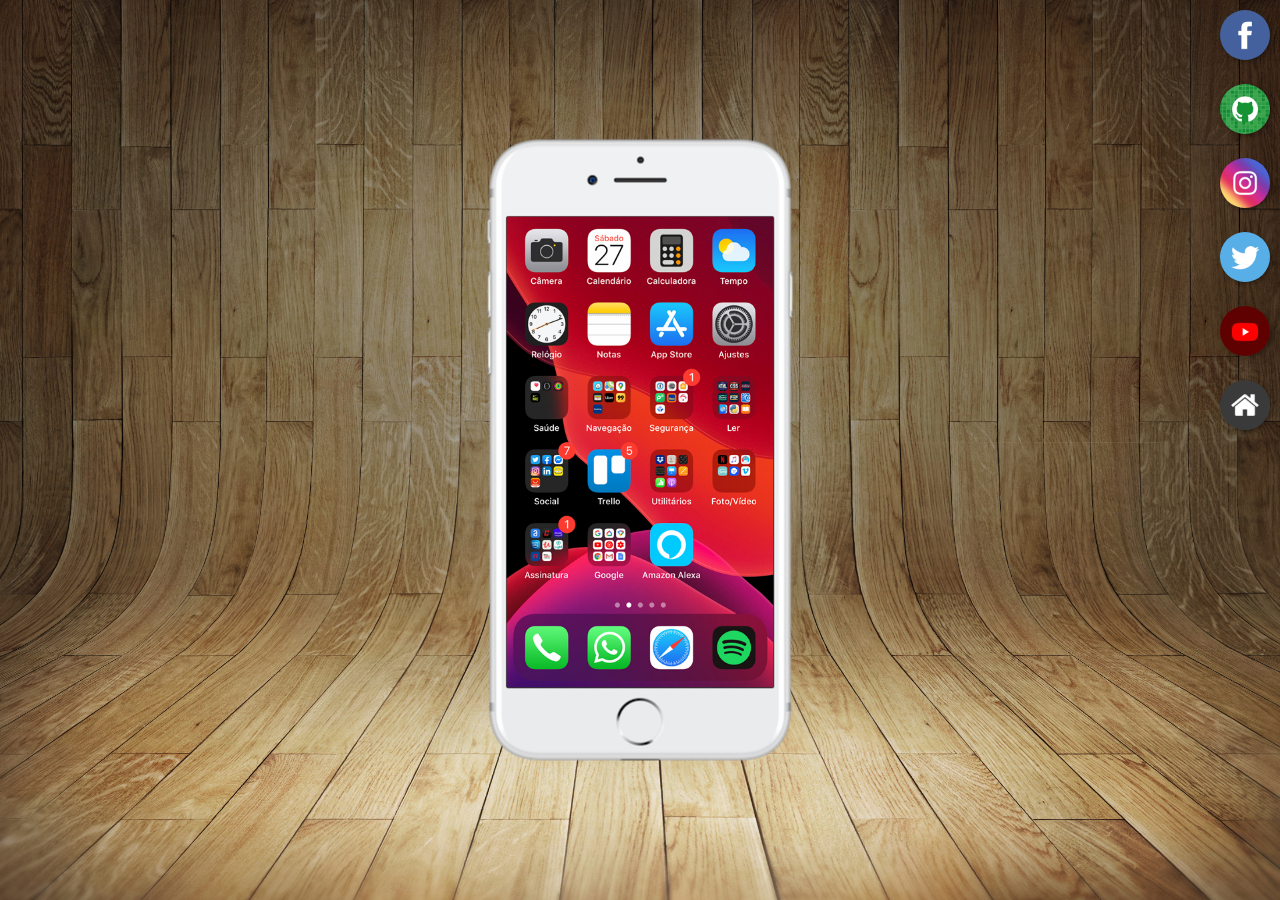
<file: index.html>
<!DOCTYPE html>
<html lang="pt-BR">
<head>
    <meta charset="UTF-8">
    <meta name="viewport" content="width=device-width, initial-scale=1.0">
    <link rel="shortcut icon" href="favicon.ico" type="image/x-icon">
    <link rel="stylesheet" href="estilos/style.css">
    <title>Projeto Redes Sociaias</title>
</head>
<body>
    <main>
        <section id="telefone">
            <iframe src="home.html" name="tela" id="tela" frameborder="0">
                Seu navegador não é compatível com isso.
            </iframe>
        </section>
        <section id="redes-sociais">
            <a href="facebook.html" target="tela"><img src="imagens/logo-facebook.jpg" alt="facebook"></a><br>
            <a href="github.html" target="tela"><img src="imagens/logo-github.jpg" alt="github"></a><br>
            <a href="instagram.html" target="tela"><img src="imagens/logo-instagram.jpg" alt="instagram"></a><br>
            <a href="twitter.html" target="tela"><img src="imagens/logo-twitter.jpg" alt="twitter"></a><br>
            <a href="youtube.html" target="tela"><img src="imagens/logo-youtube.jpg" alt="youtube"></a><br>
            <a href="home.html" target="tela"><img src="imagens/logo-home.jpg" alt="Home"></a>
        </section>
    </main>
</body>
</html>
</file>
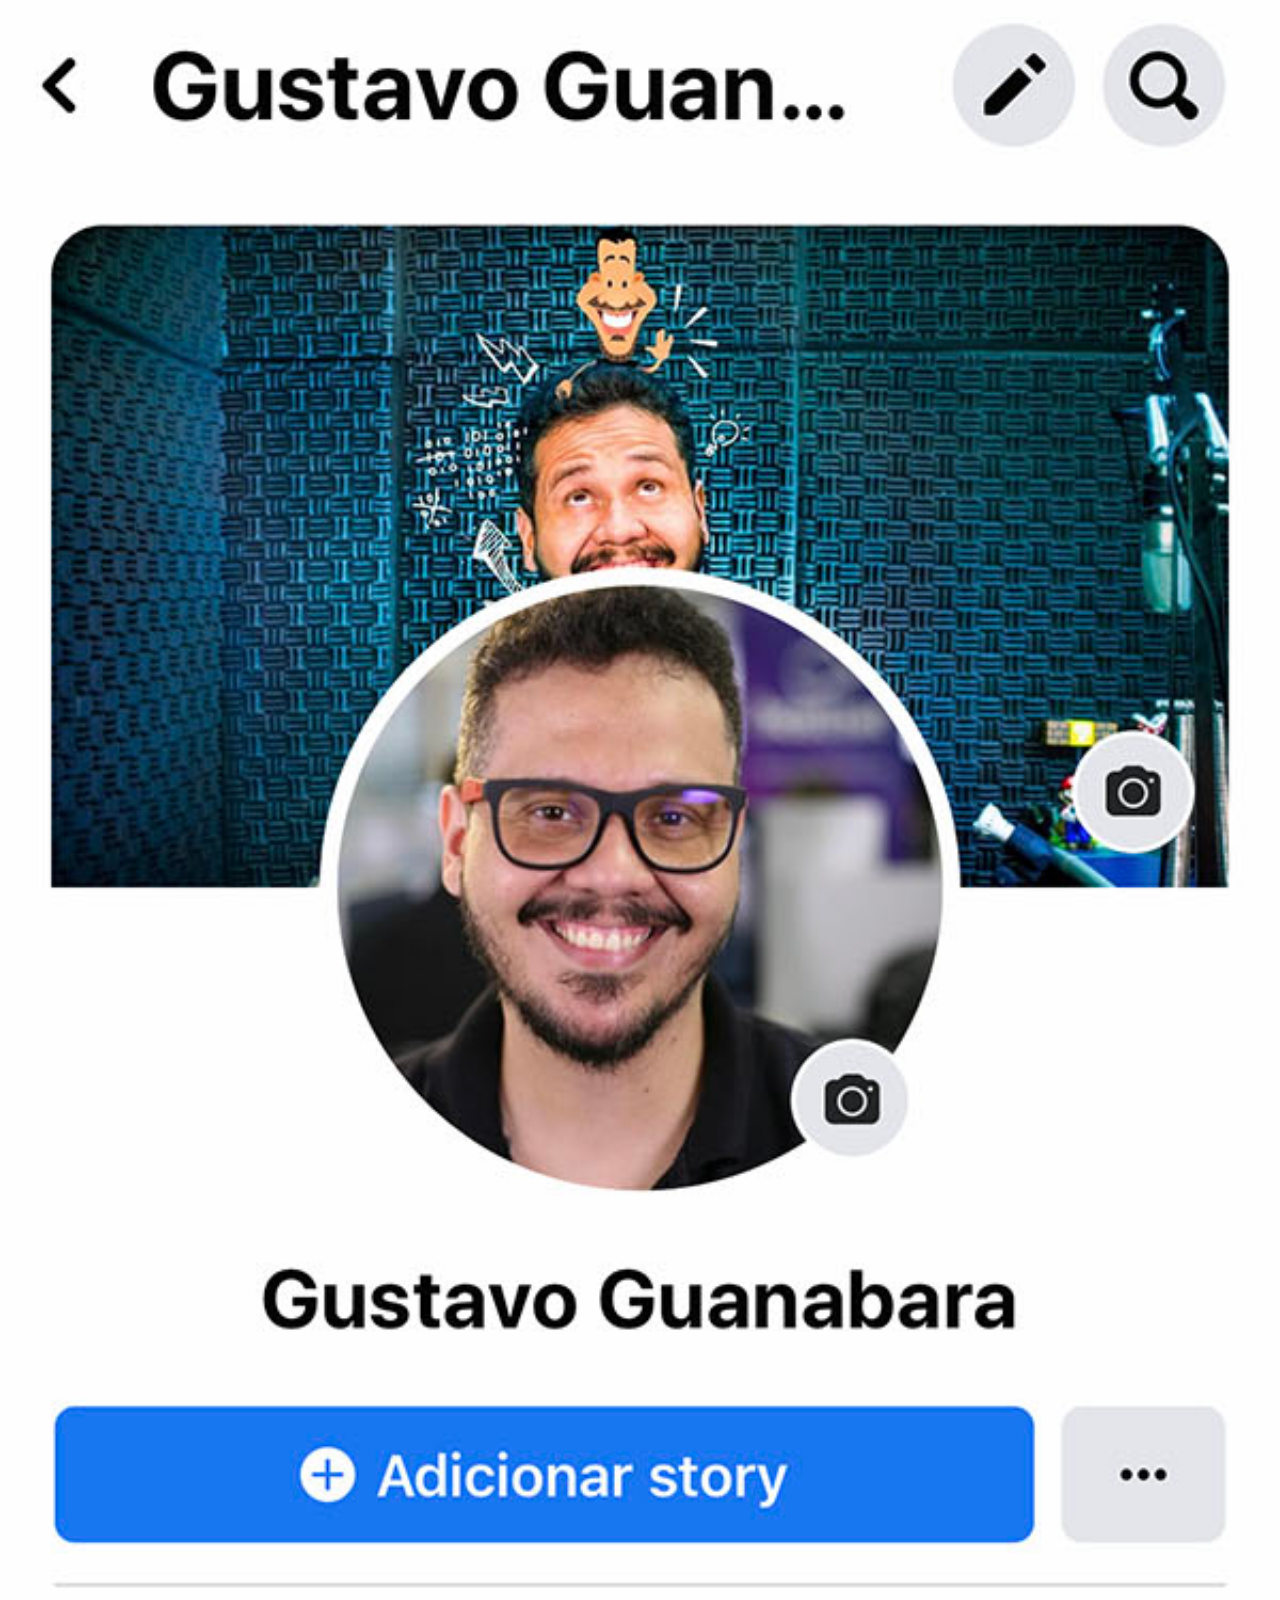
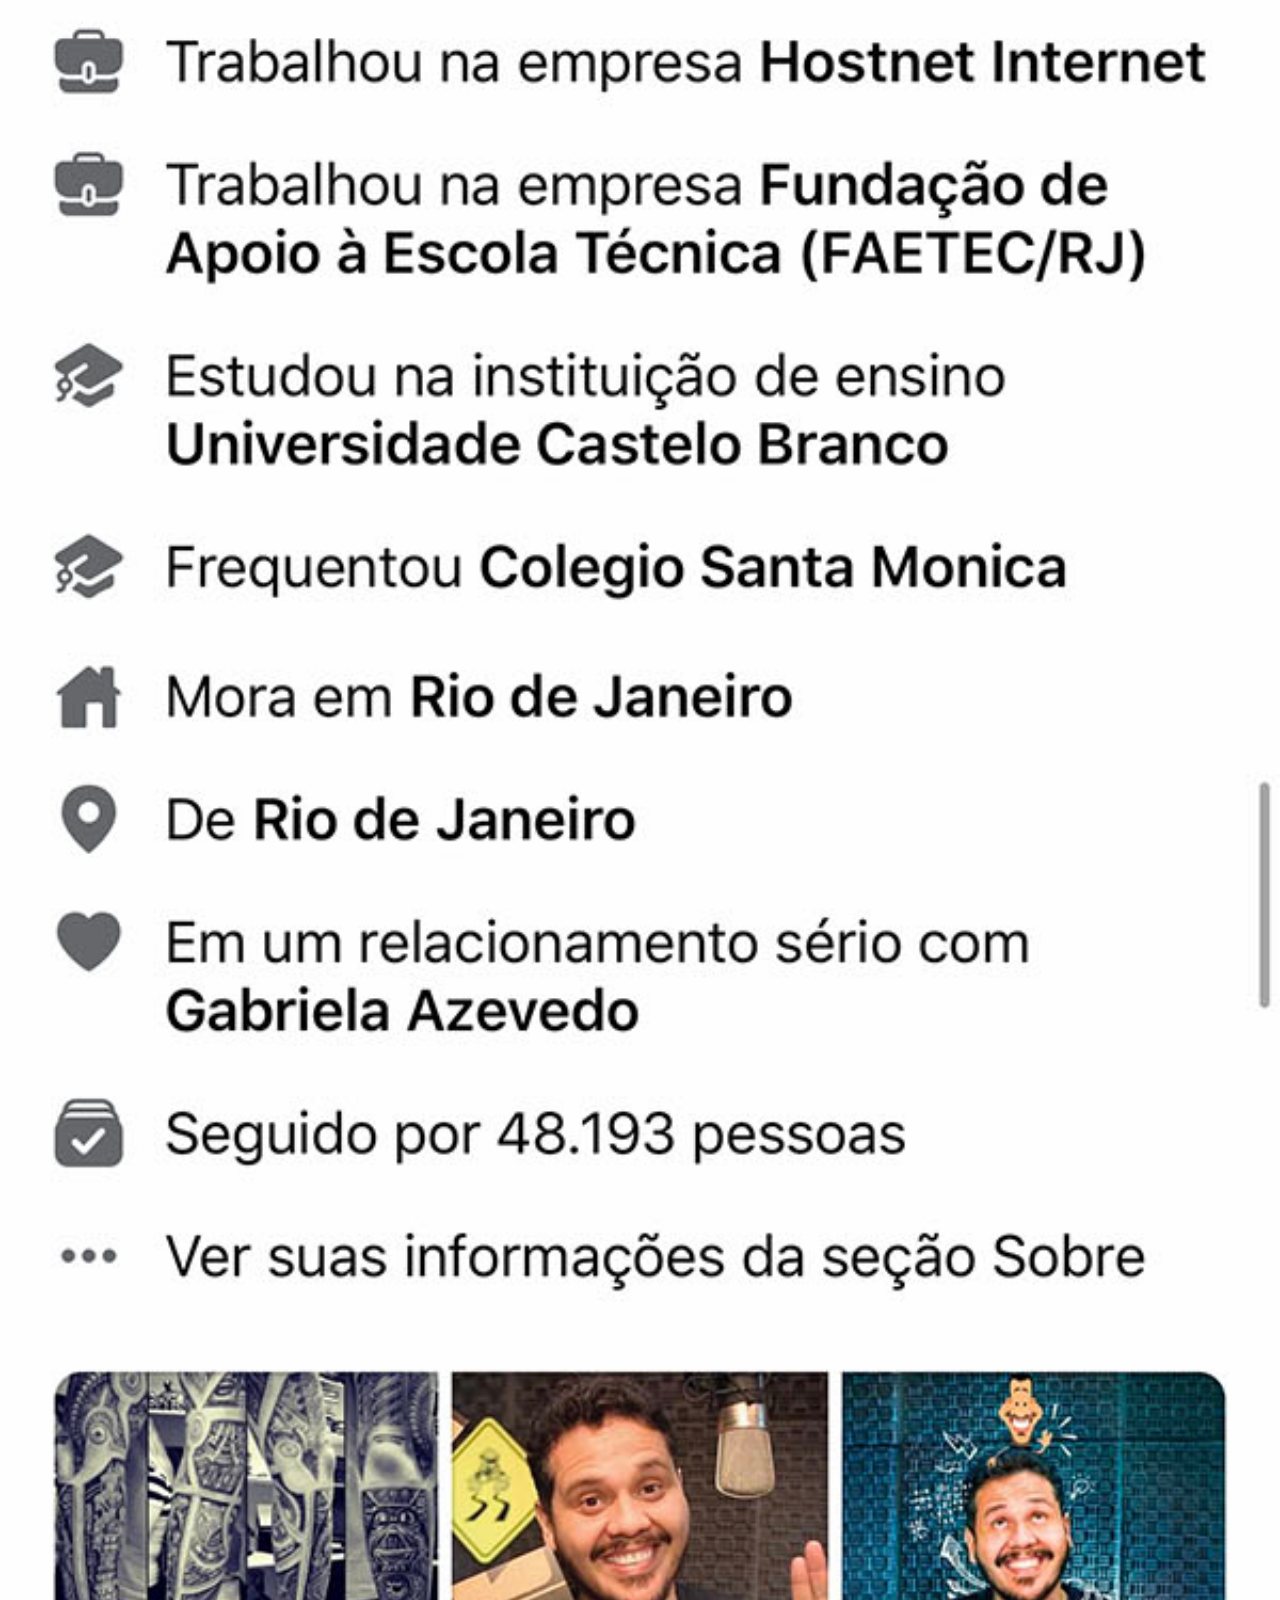
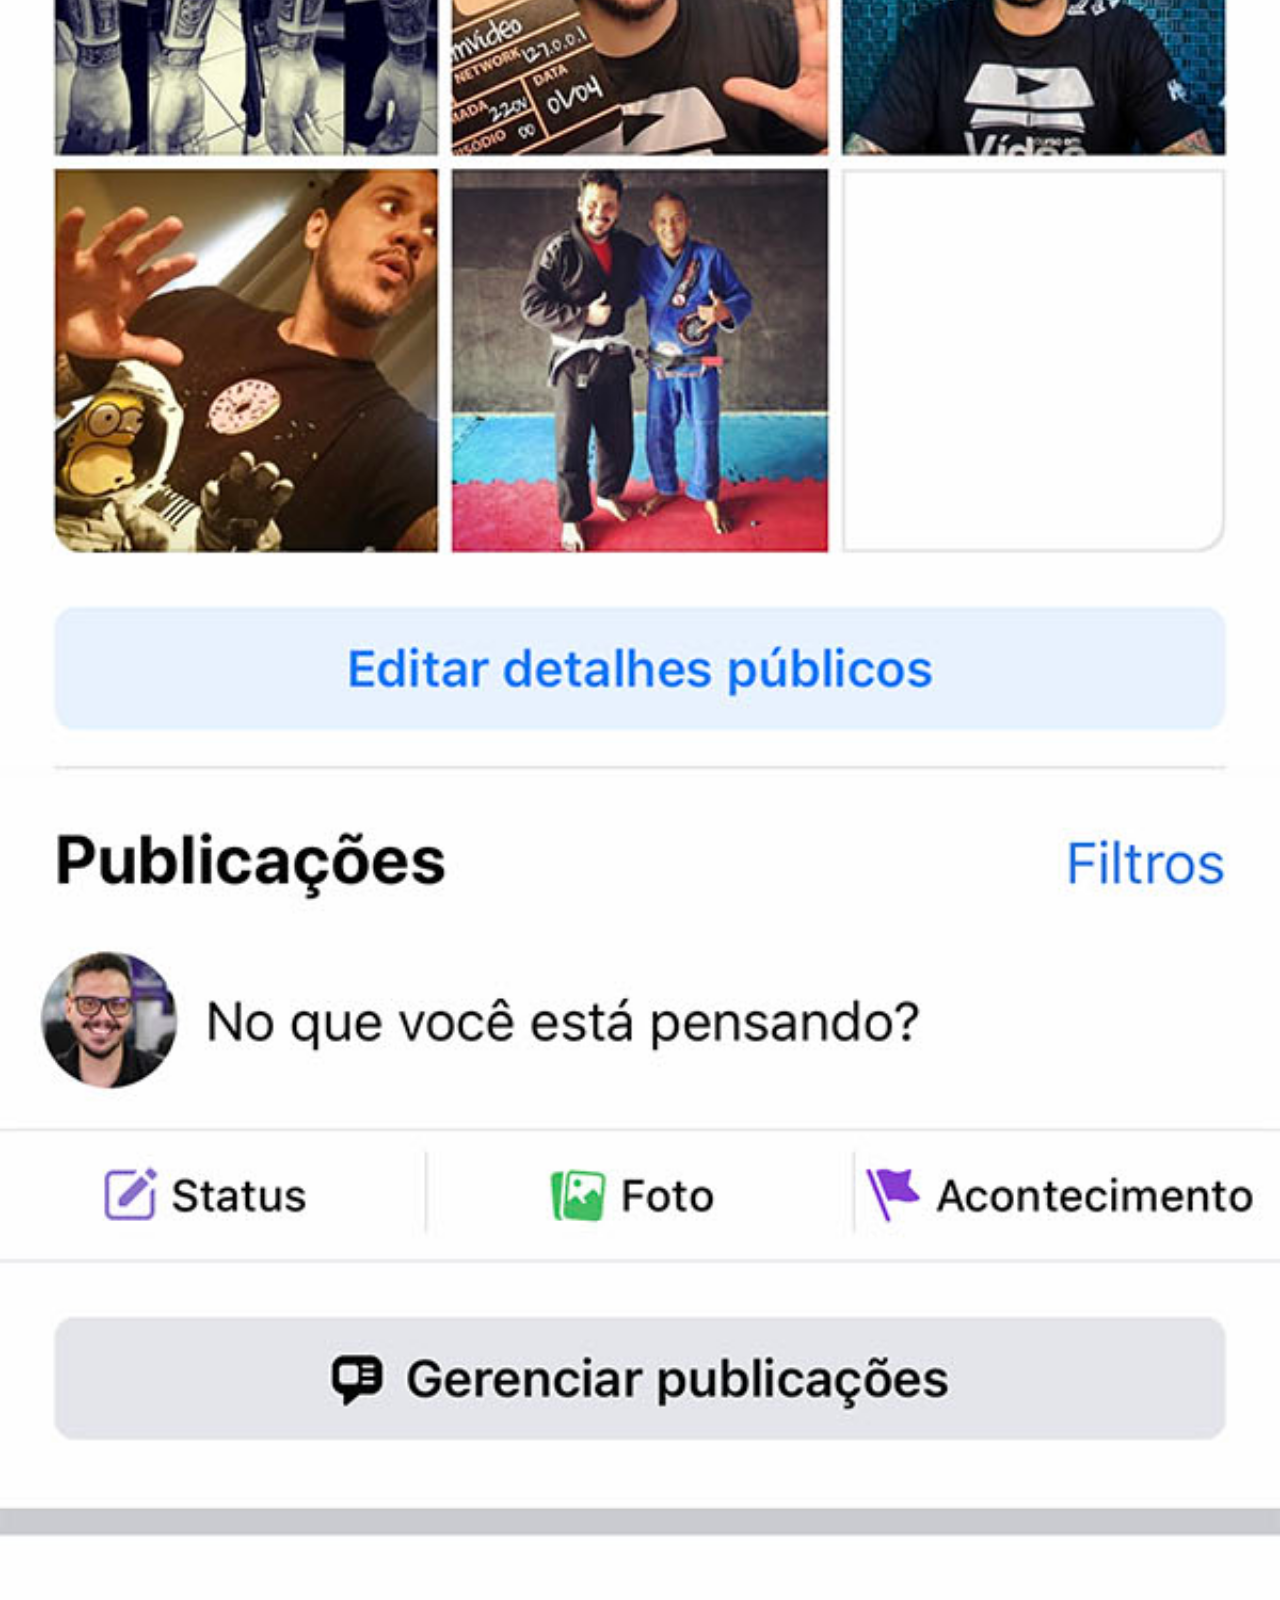
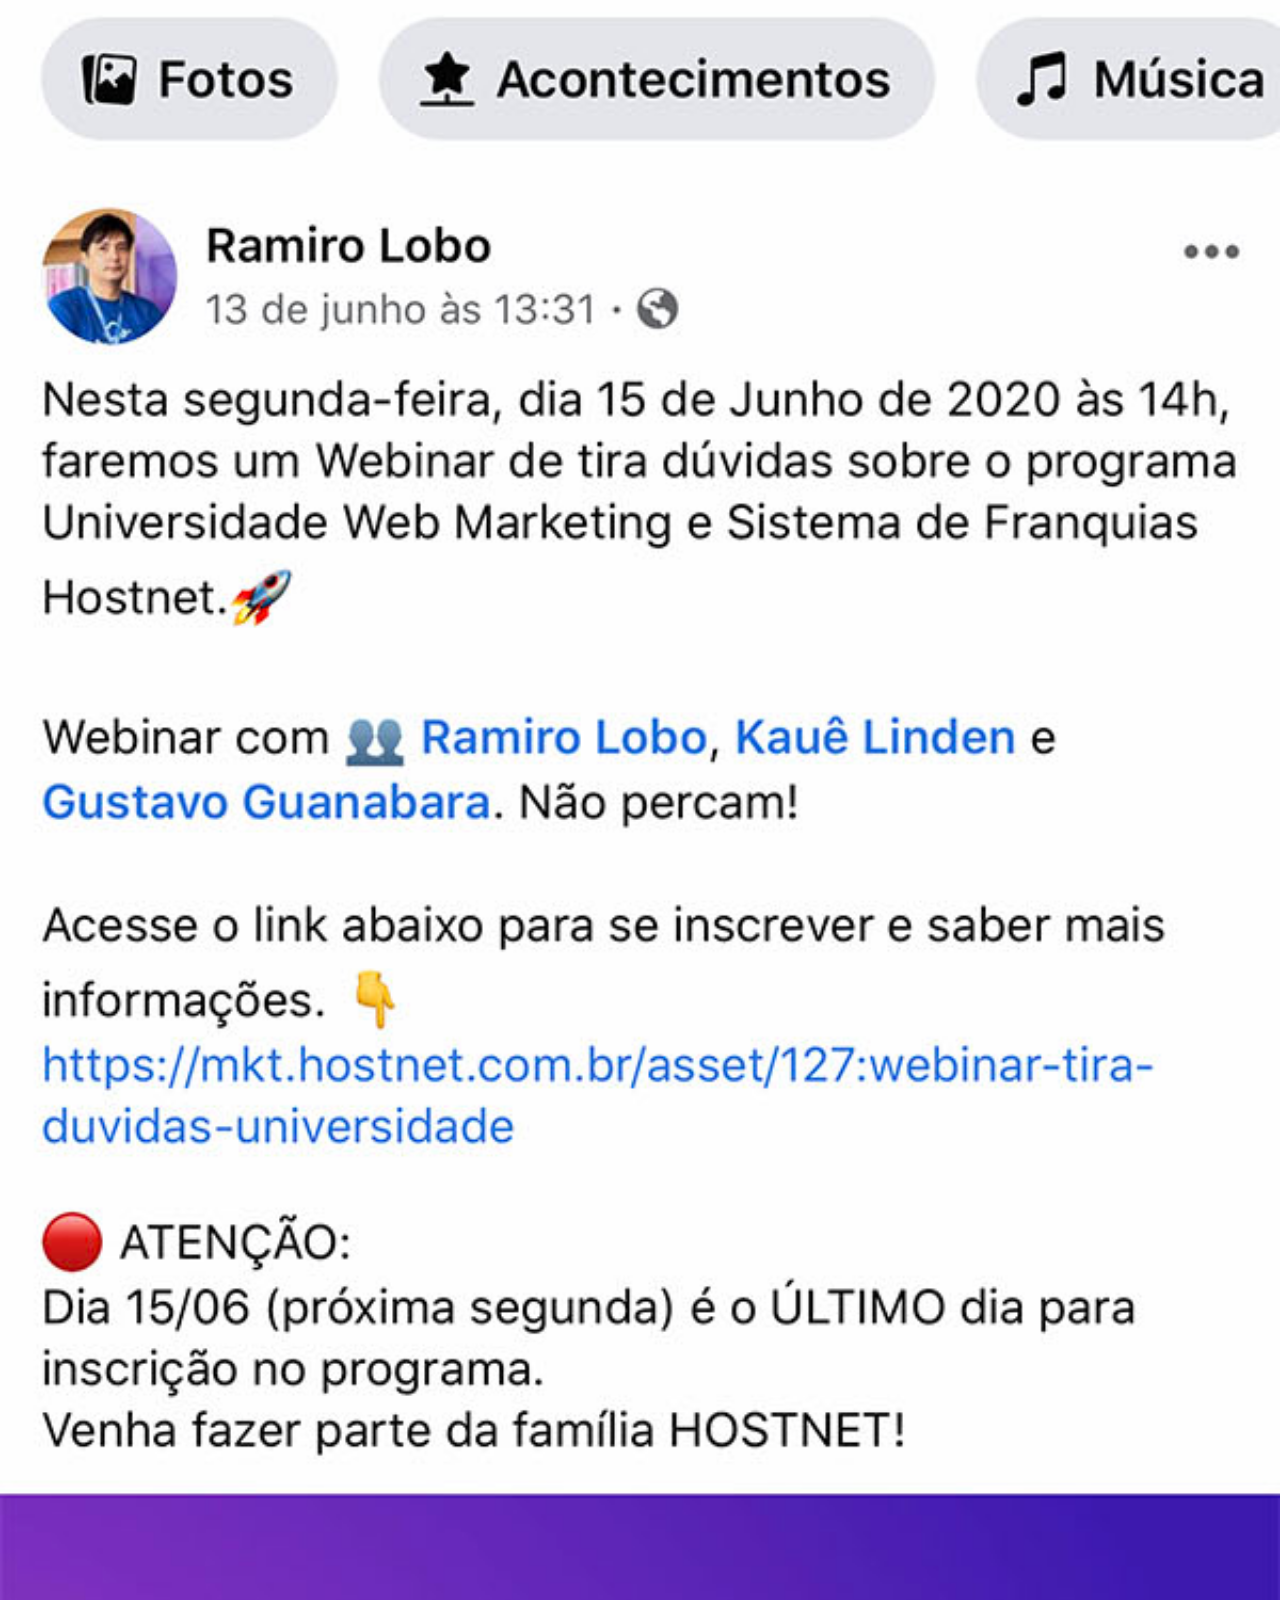
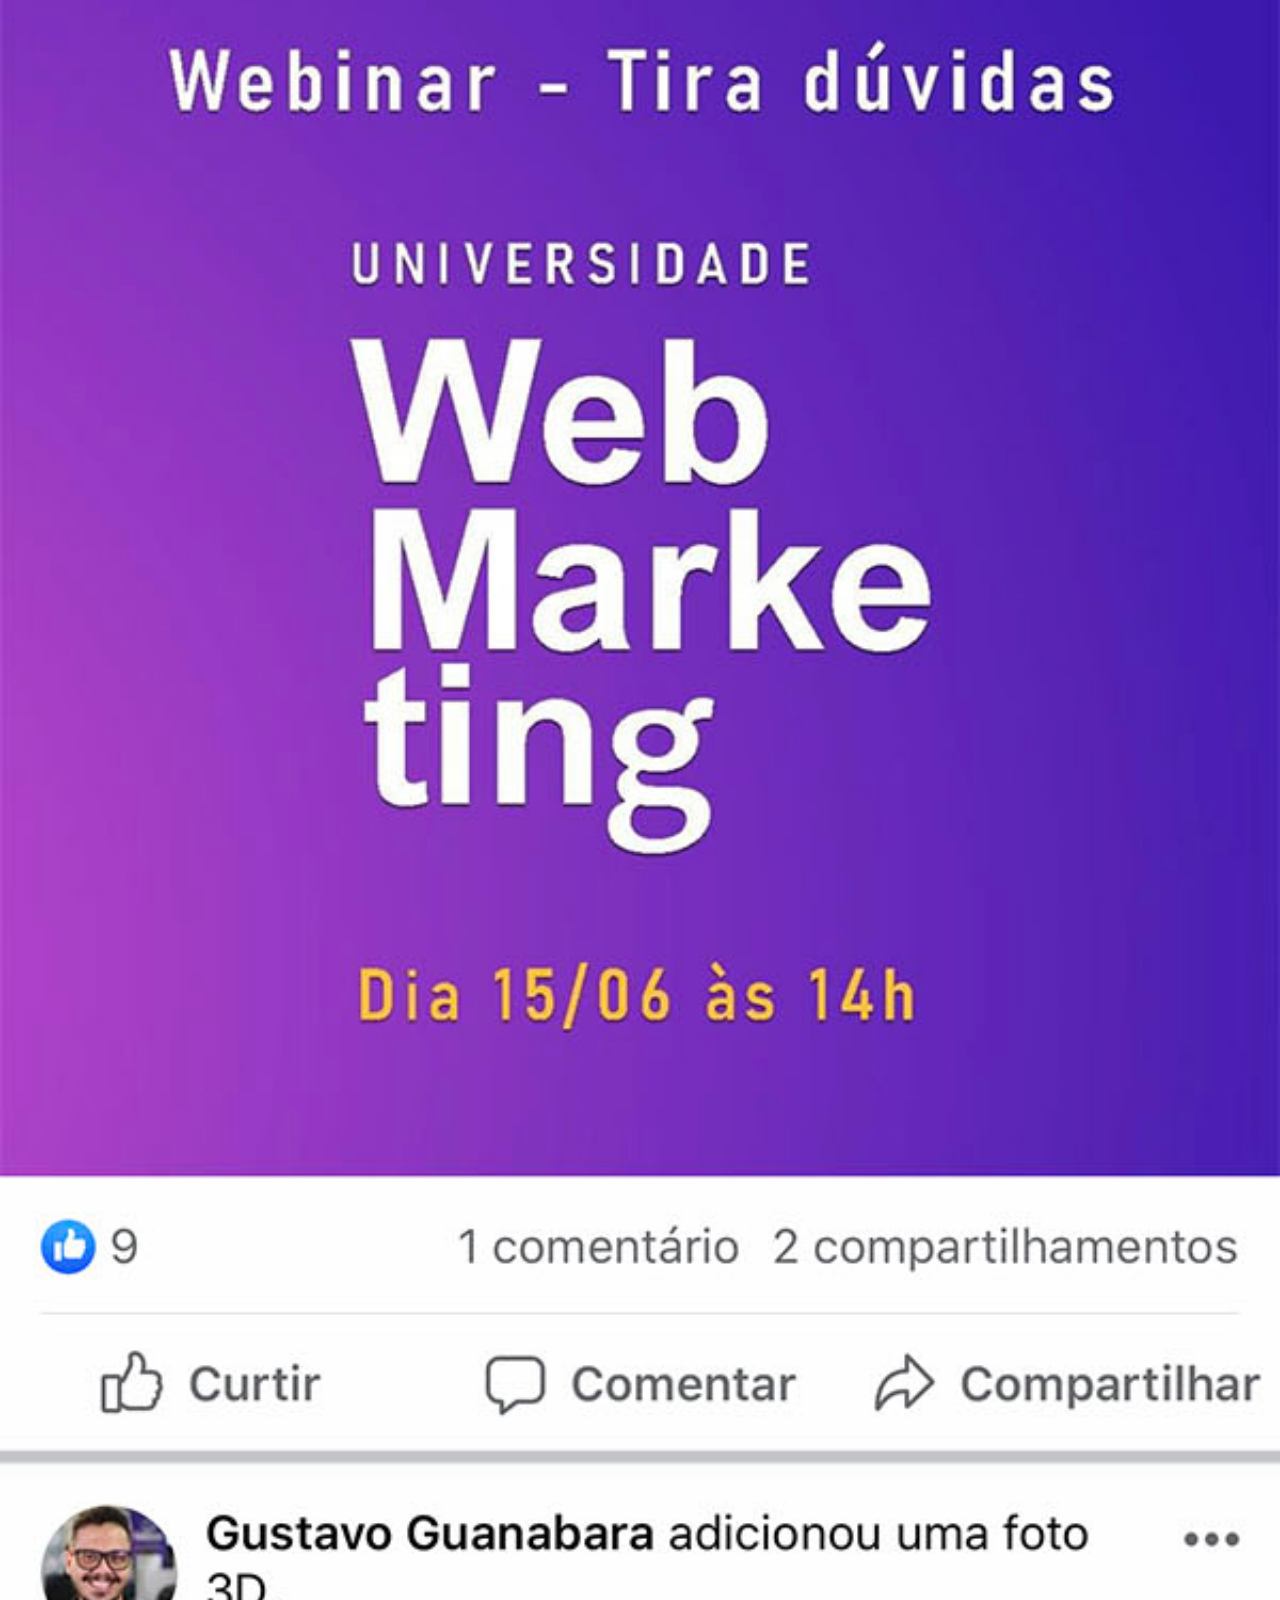
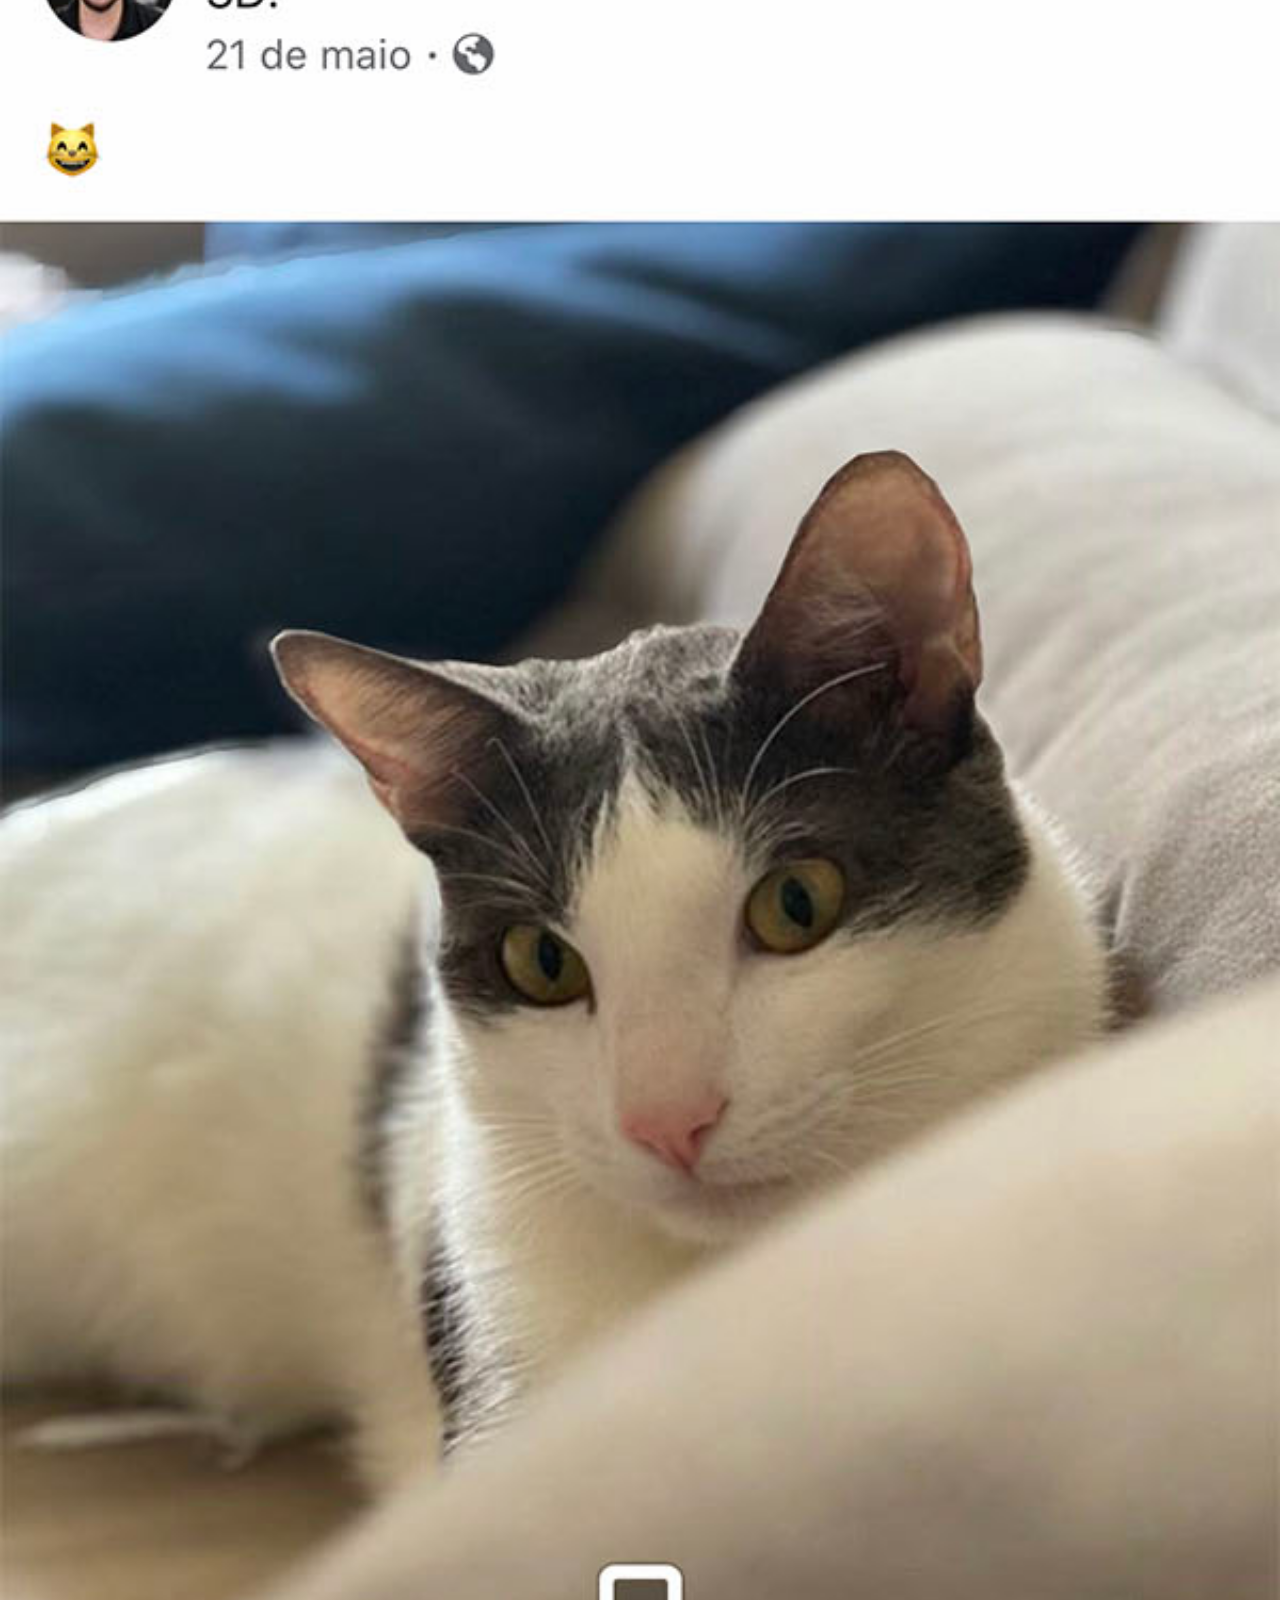
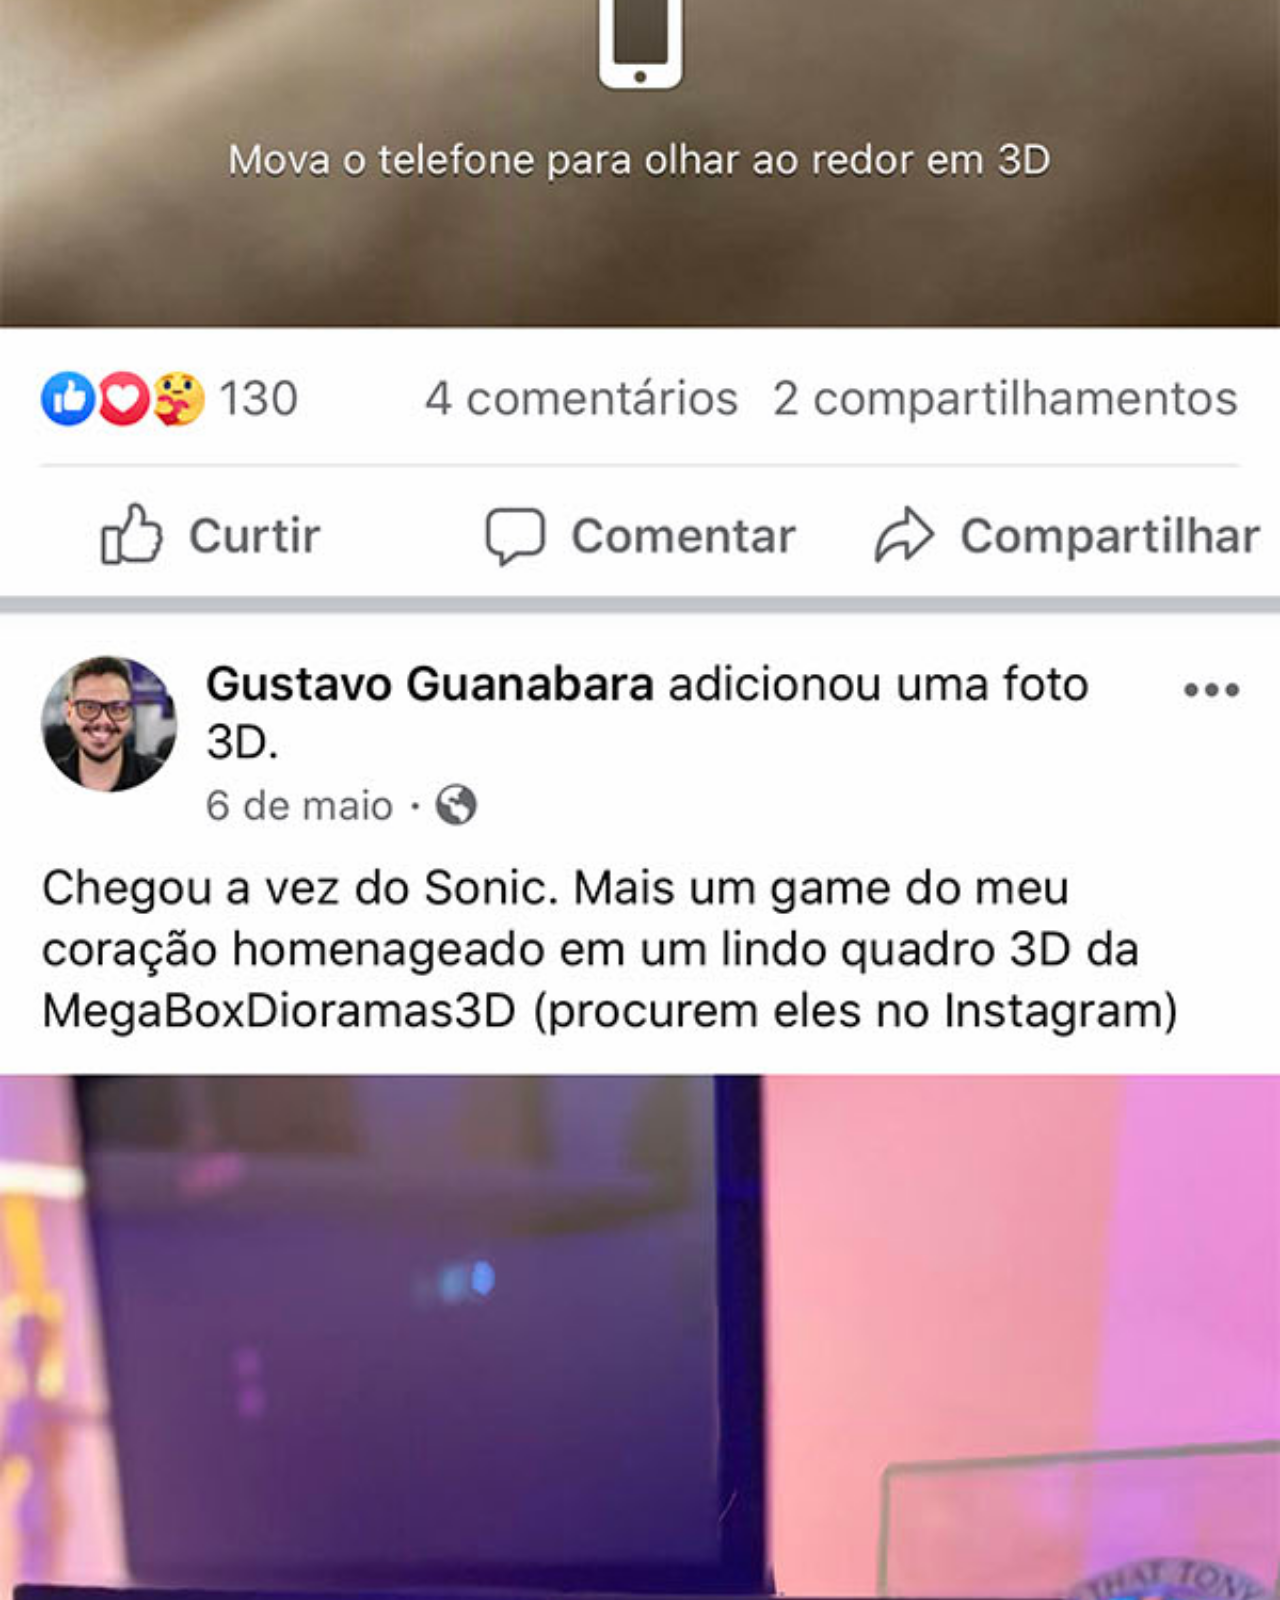
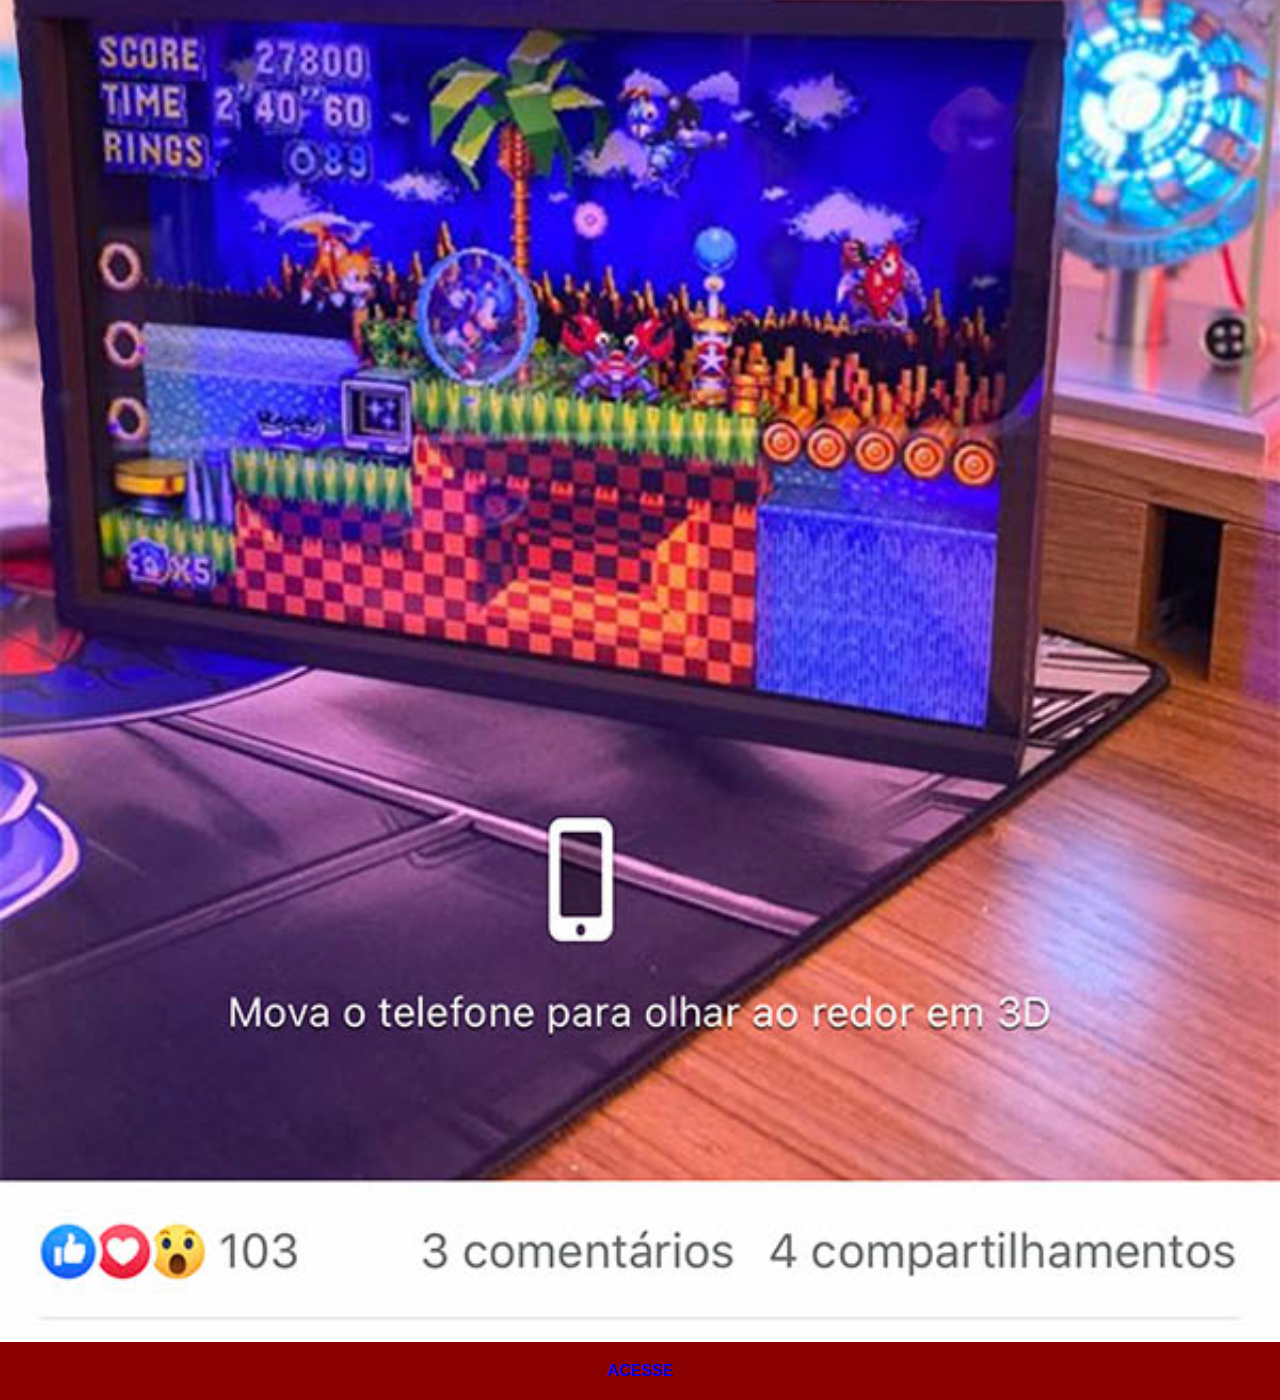
<file: facebook.html>
<!DOCTYPE html>
<html lang="pt-BR">
<head>
    <meta charset="UTF-8">
    <meta name="viewport" content="width=device-width, initial-scale=1.0">
    <title>Facebook</title>
    <link rel="stylesheet" href="estilos/social.css">
</head>
<body>
    <img src="imagens/tela-facebook.jpg" alt="Facebook">
    <a href="https://www.facebook.com/danilo.f.gomes" target="_blank">ACESSE</a>
</body>
</html>
</file>
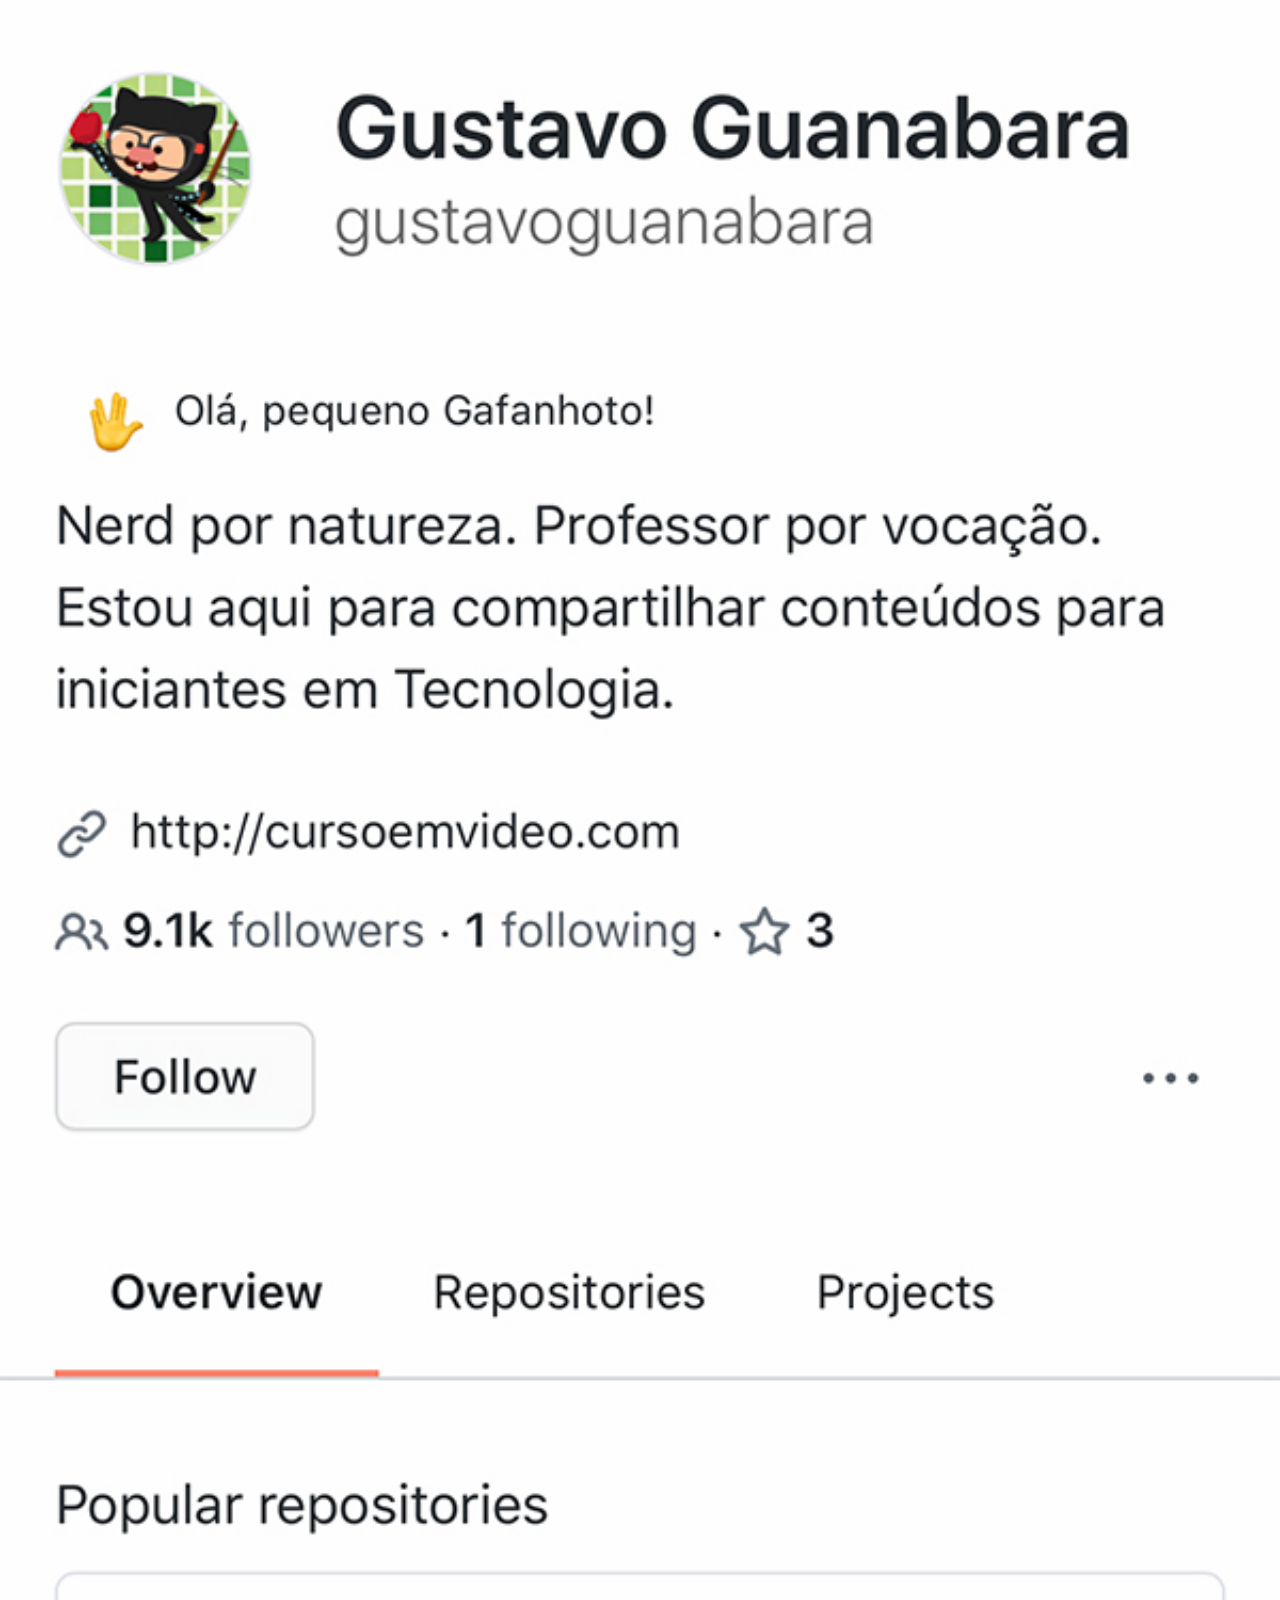
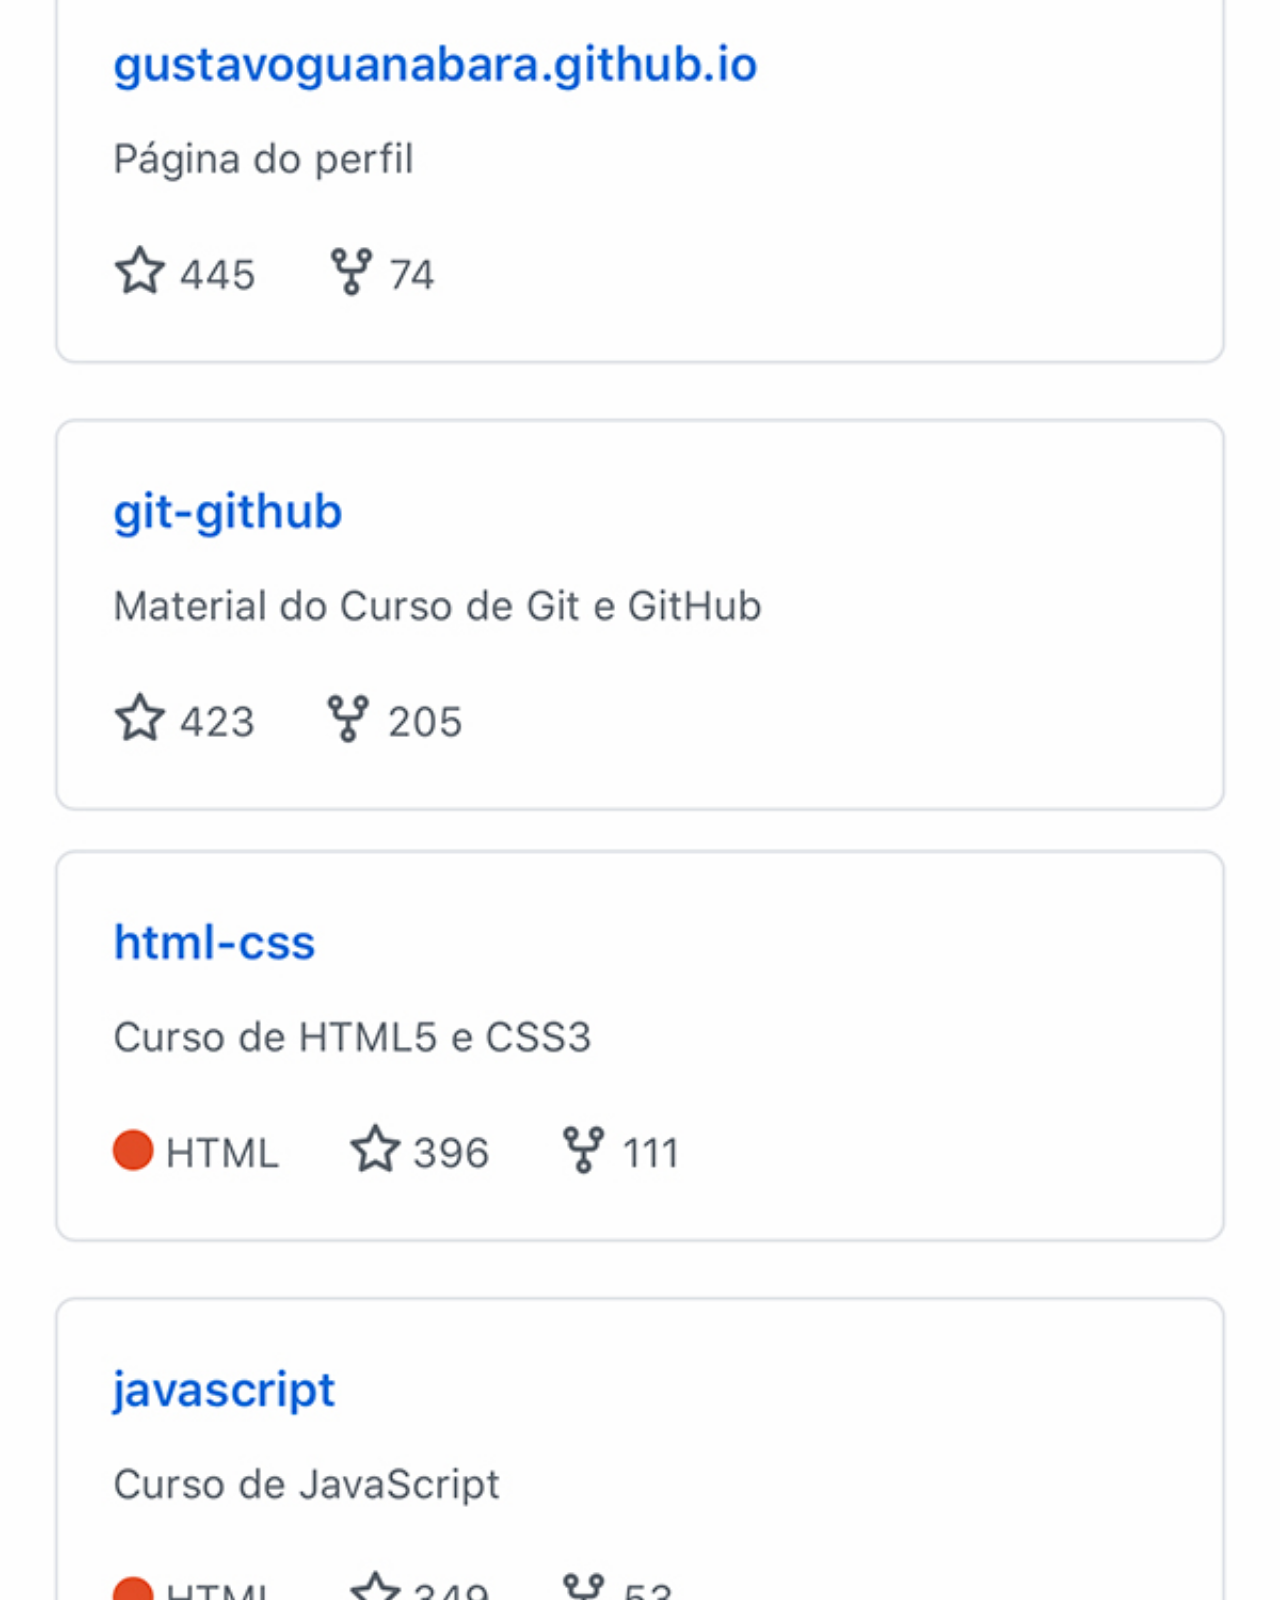
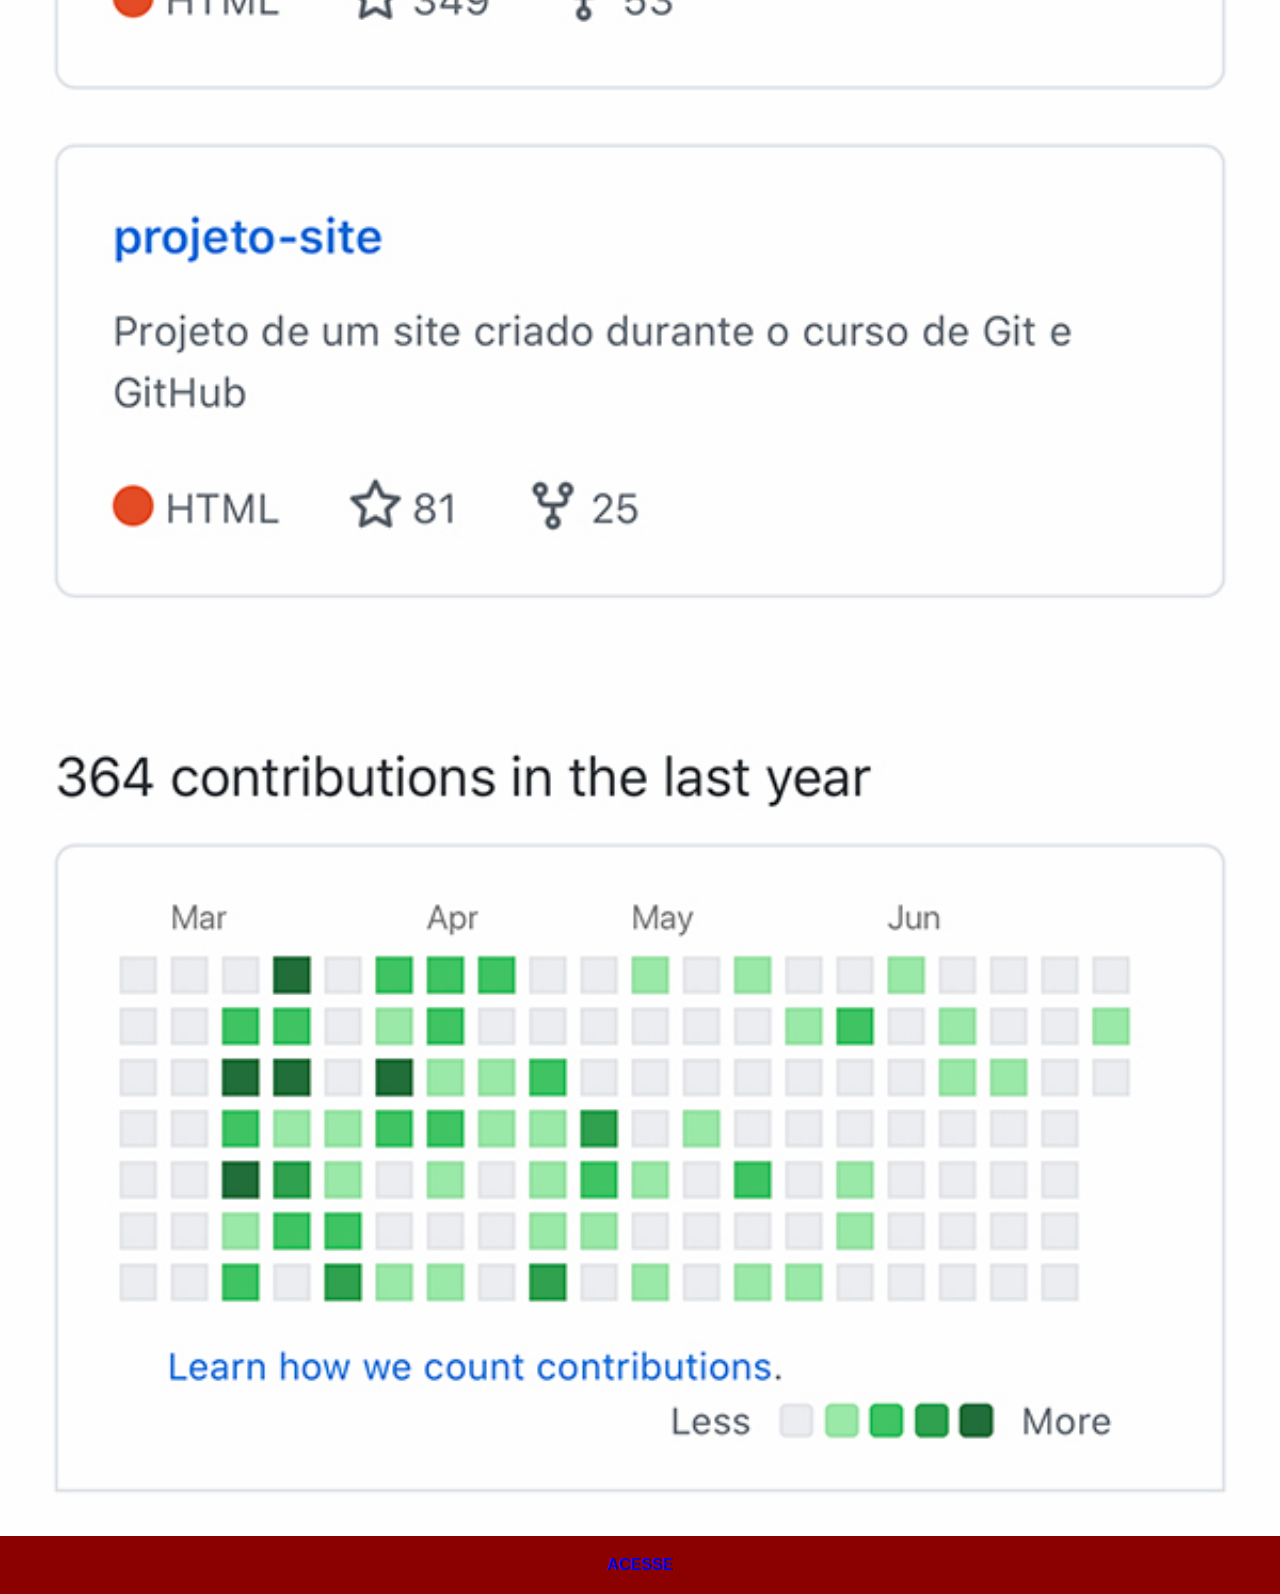
<file: github.html>
<!DOCTYPE html>
<html lang="pt-BR">
<head>
    <meta charset="UTF-8">
    <meta name="viewport" content="width=device-width, initial-scale=1.0">
    <title>GitHub</title>
    <link rel="stylesheet" href="estilos/social.css">
</head>
<body>
    <img src="imagens/tela-github.jpg" alt="GitHub">
    <a href="https://github.com/dan1723" target="_blank">ACESSE</a>
</body>
</html>
</file>
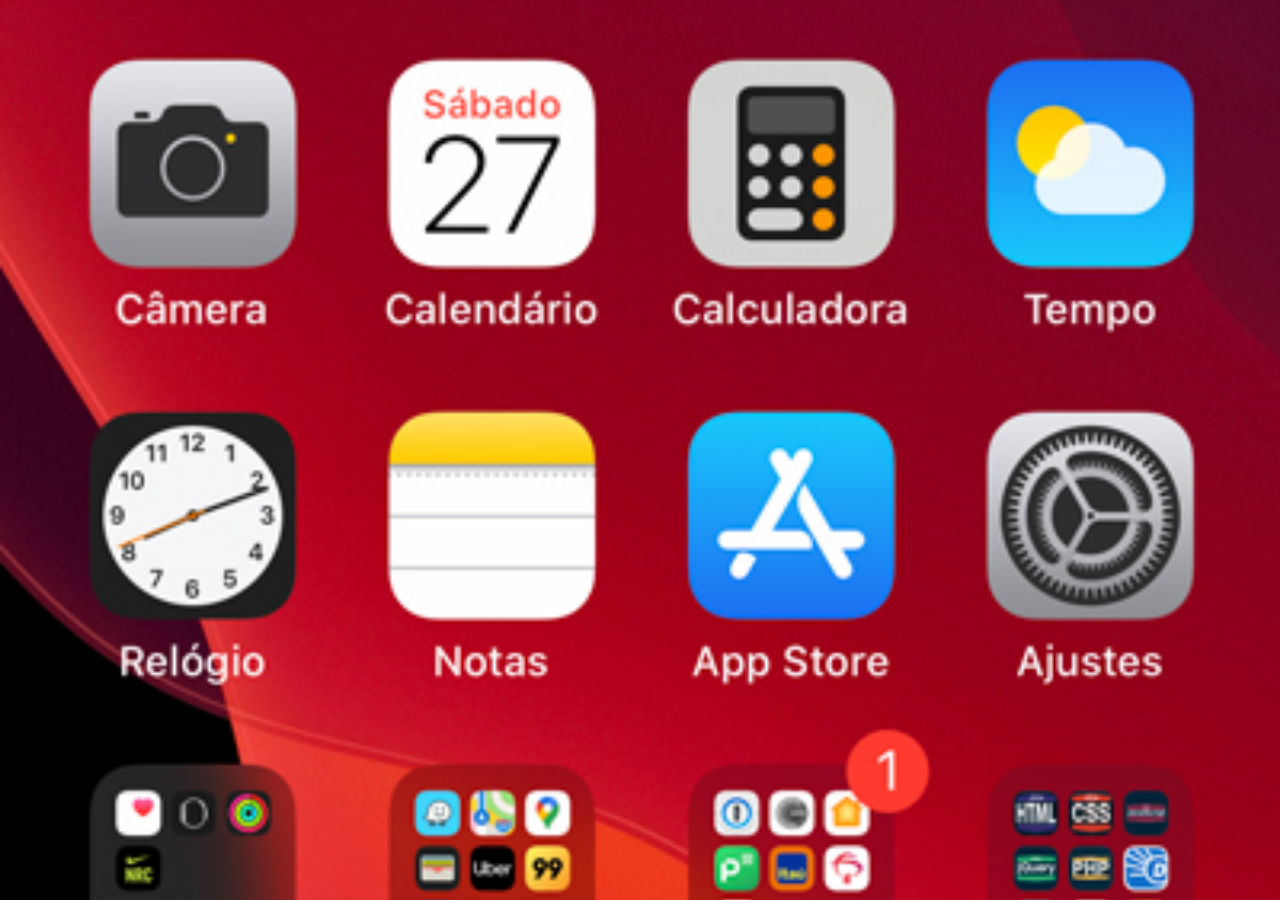
<file: home.html>
<!DOCTYPE html>
<html lang="pt-BR">
<head>
    <meta charset="UTF-8">
    <meta name="viewport" content="width=device-width, initial-scale=1.0">
    <title>Home</title>
    <style>
        *{
            margin: 0px;
            padding: 0px;
        }

        body{
            width: 100vw;
            height: 100vh;
            background: black url('imagens/tela-home.jpg') no-repeat top center;
            background-size: cover;
        }
    </style>
</head>
<body>
    
</body>
</html>
</file>
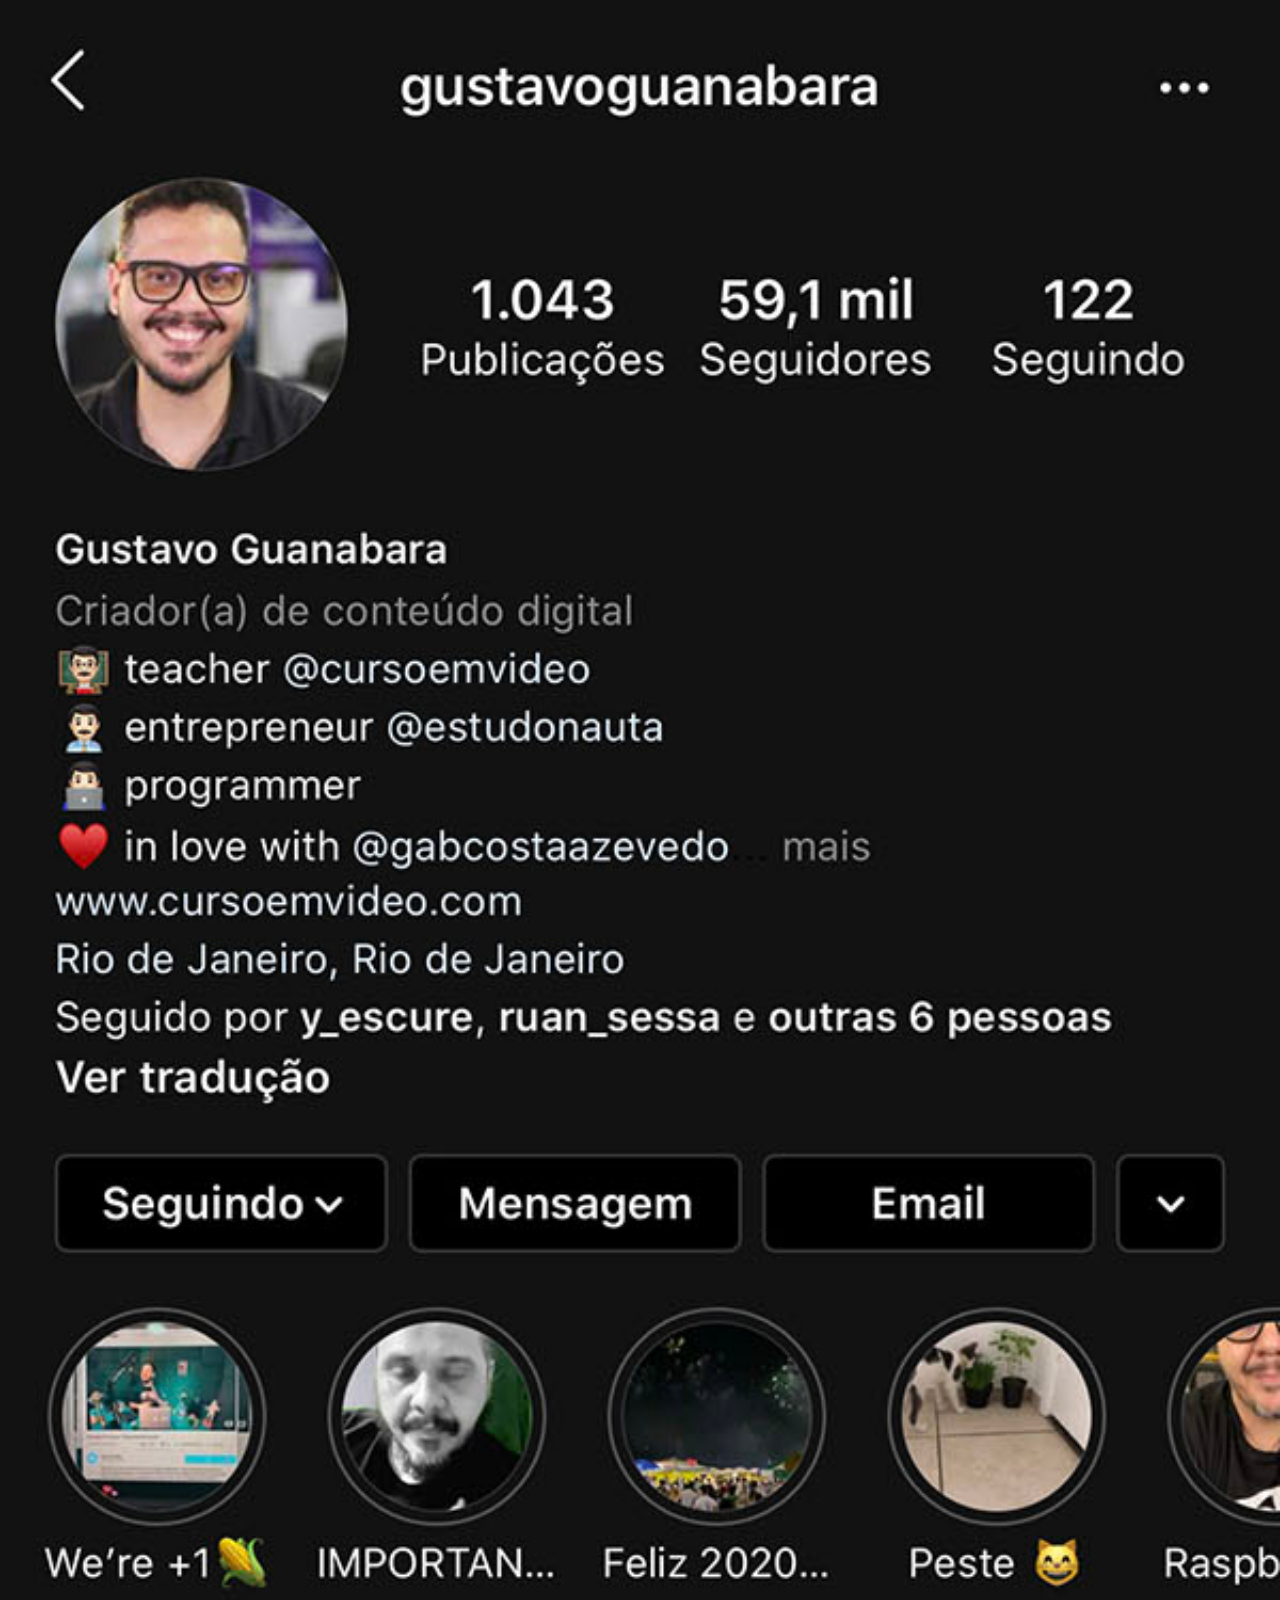
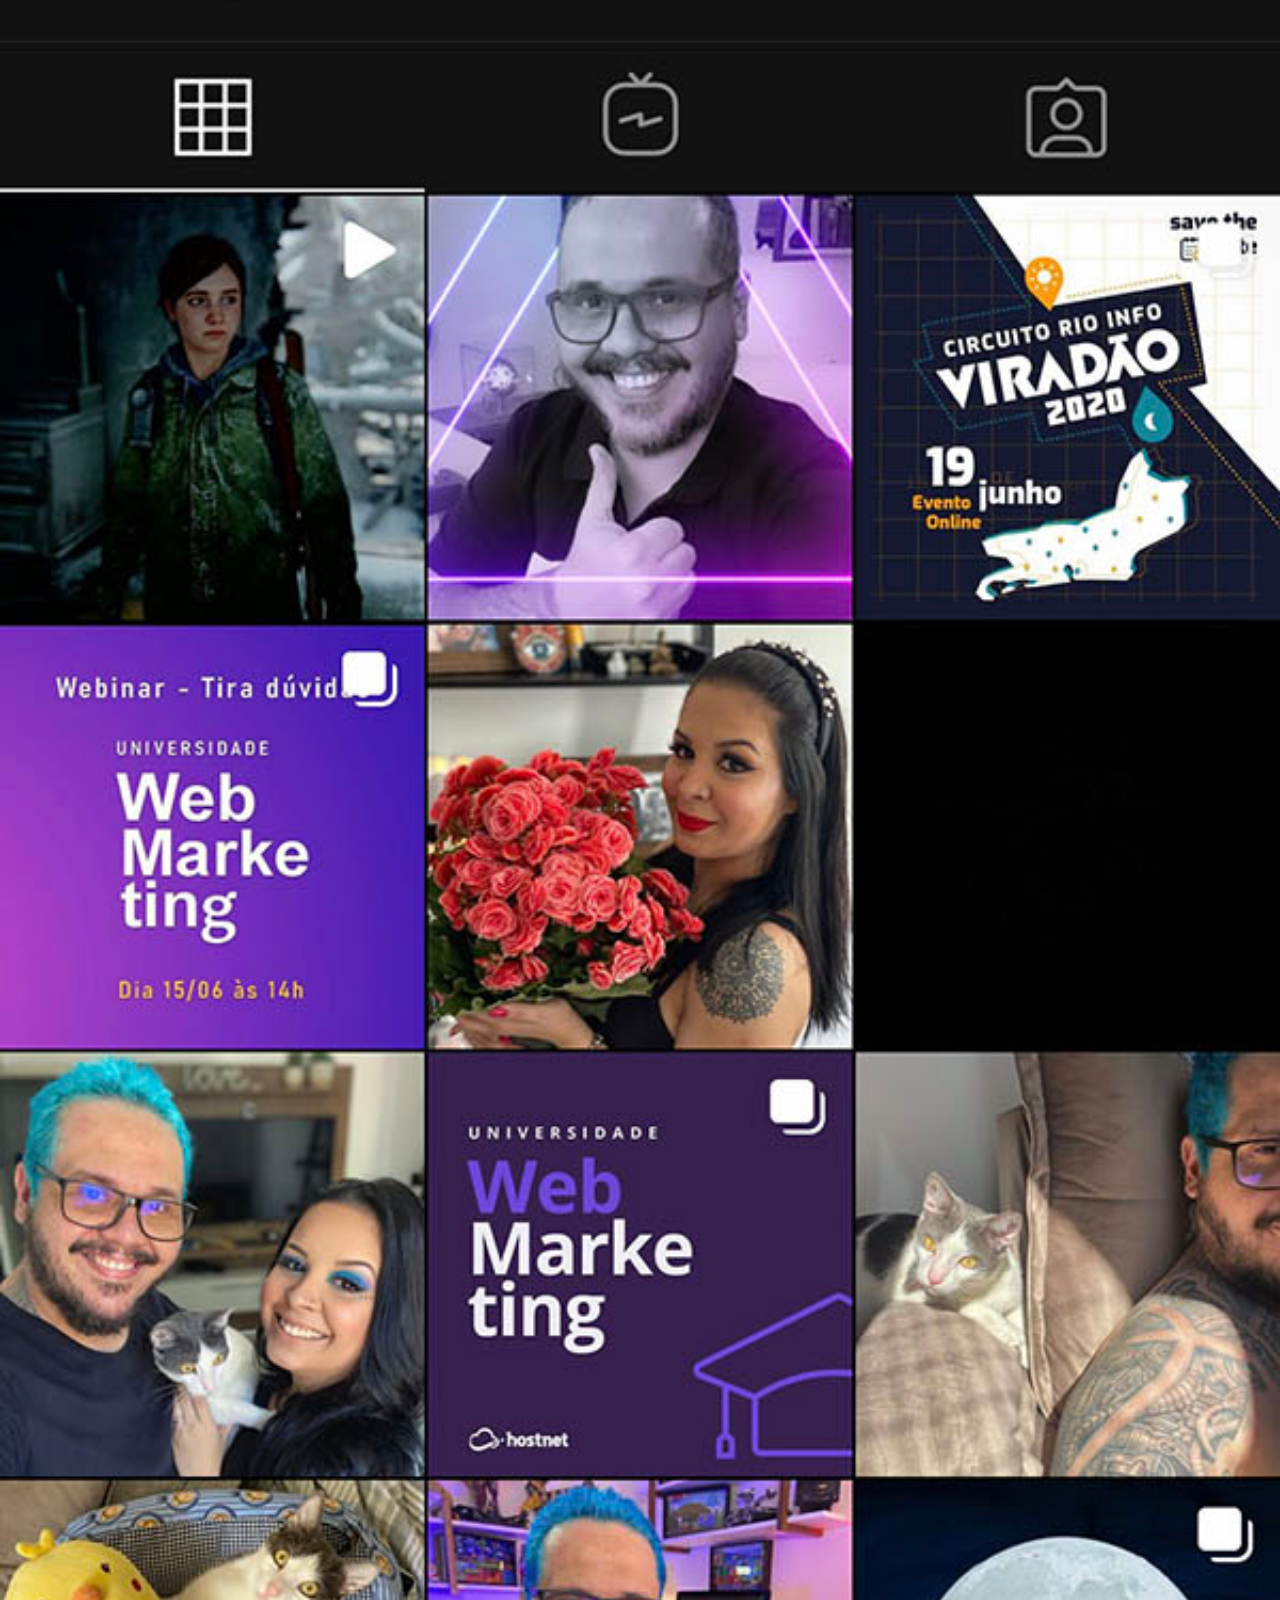
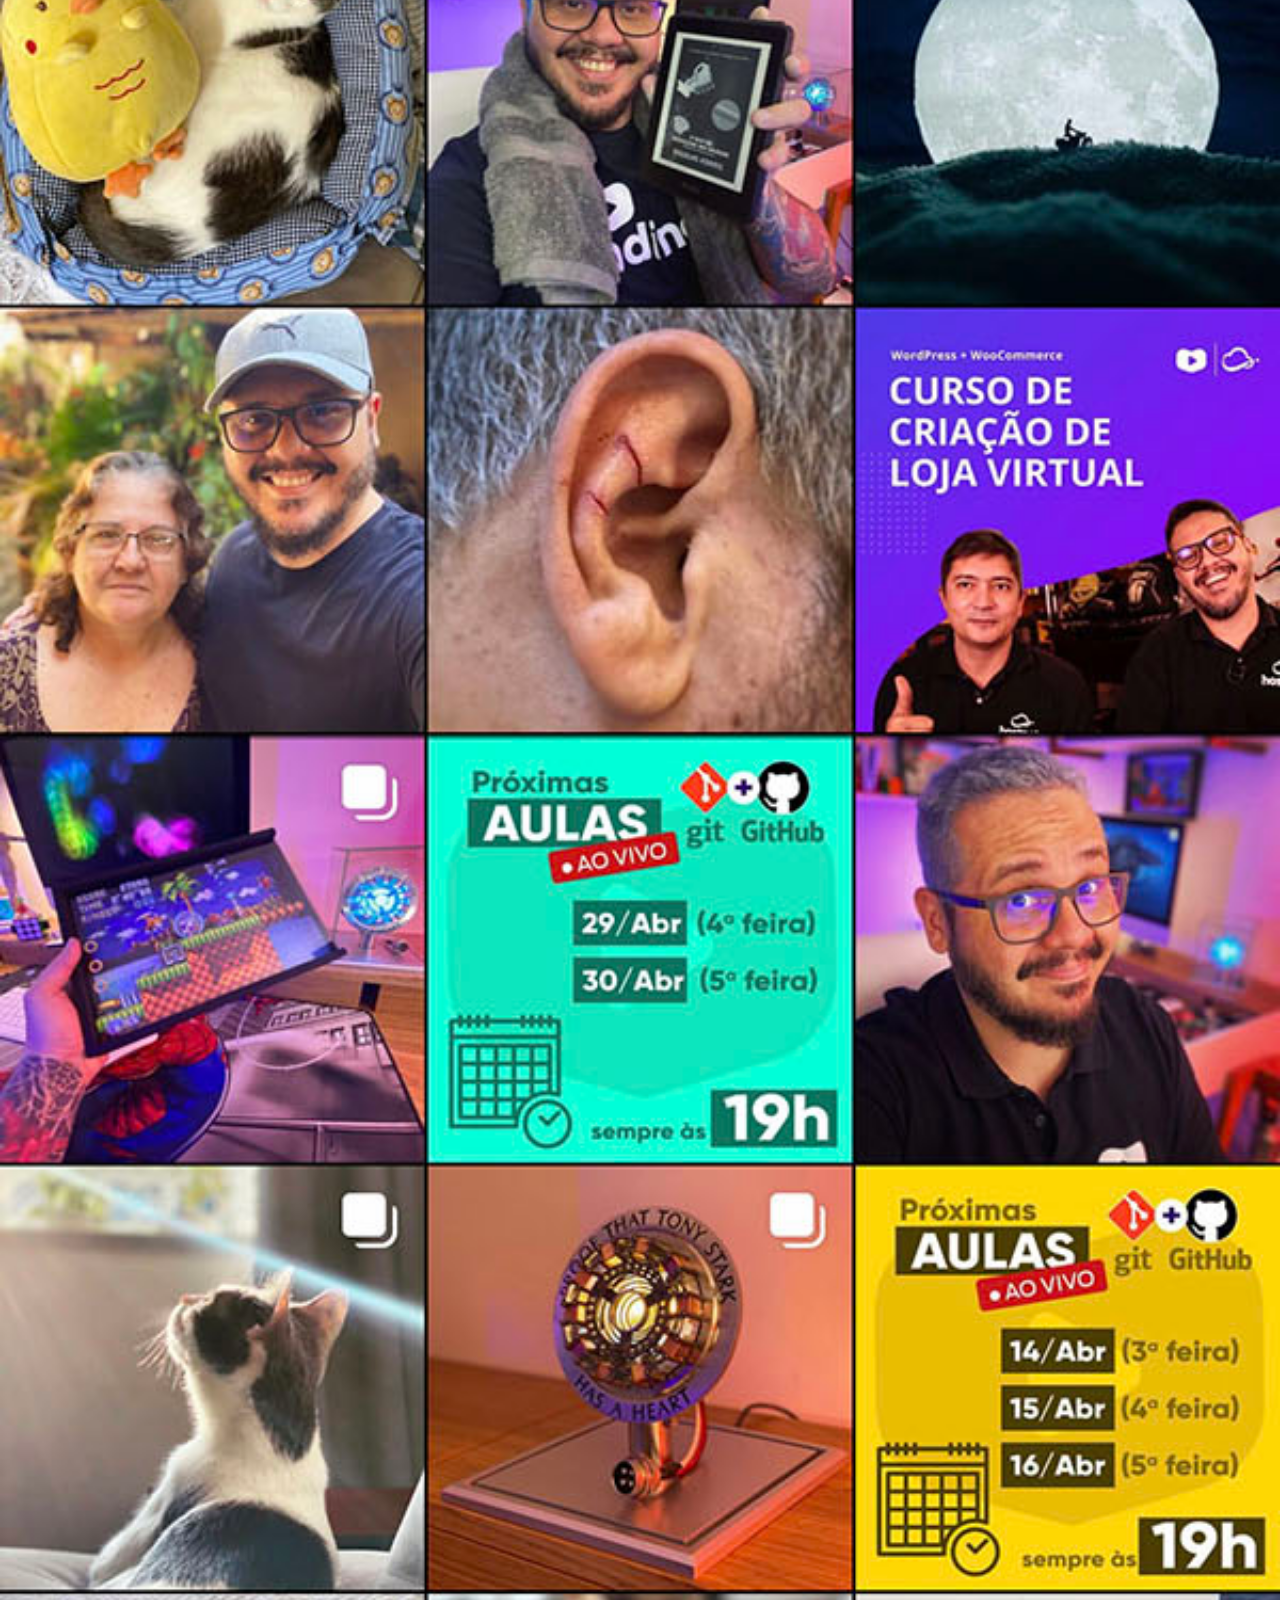
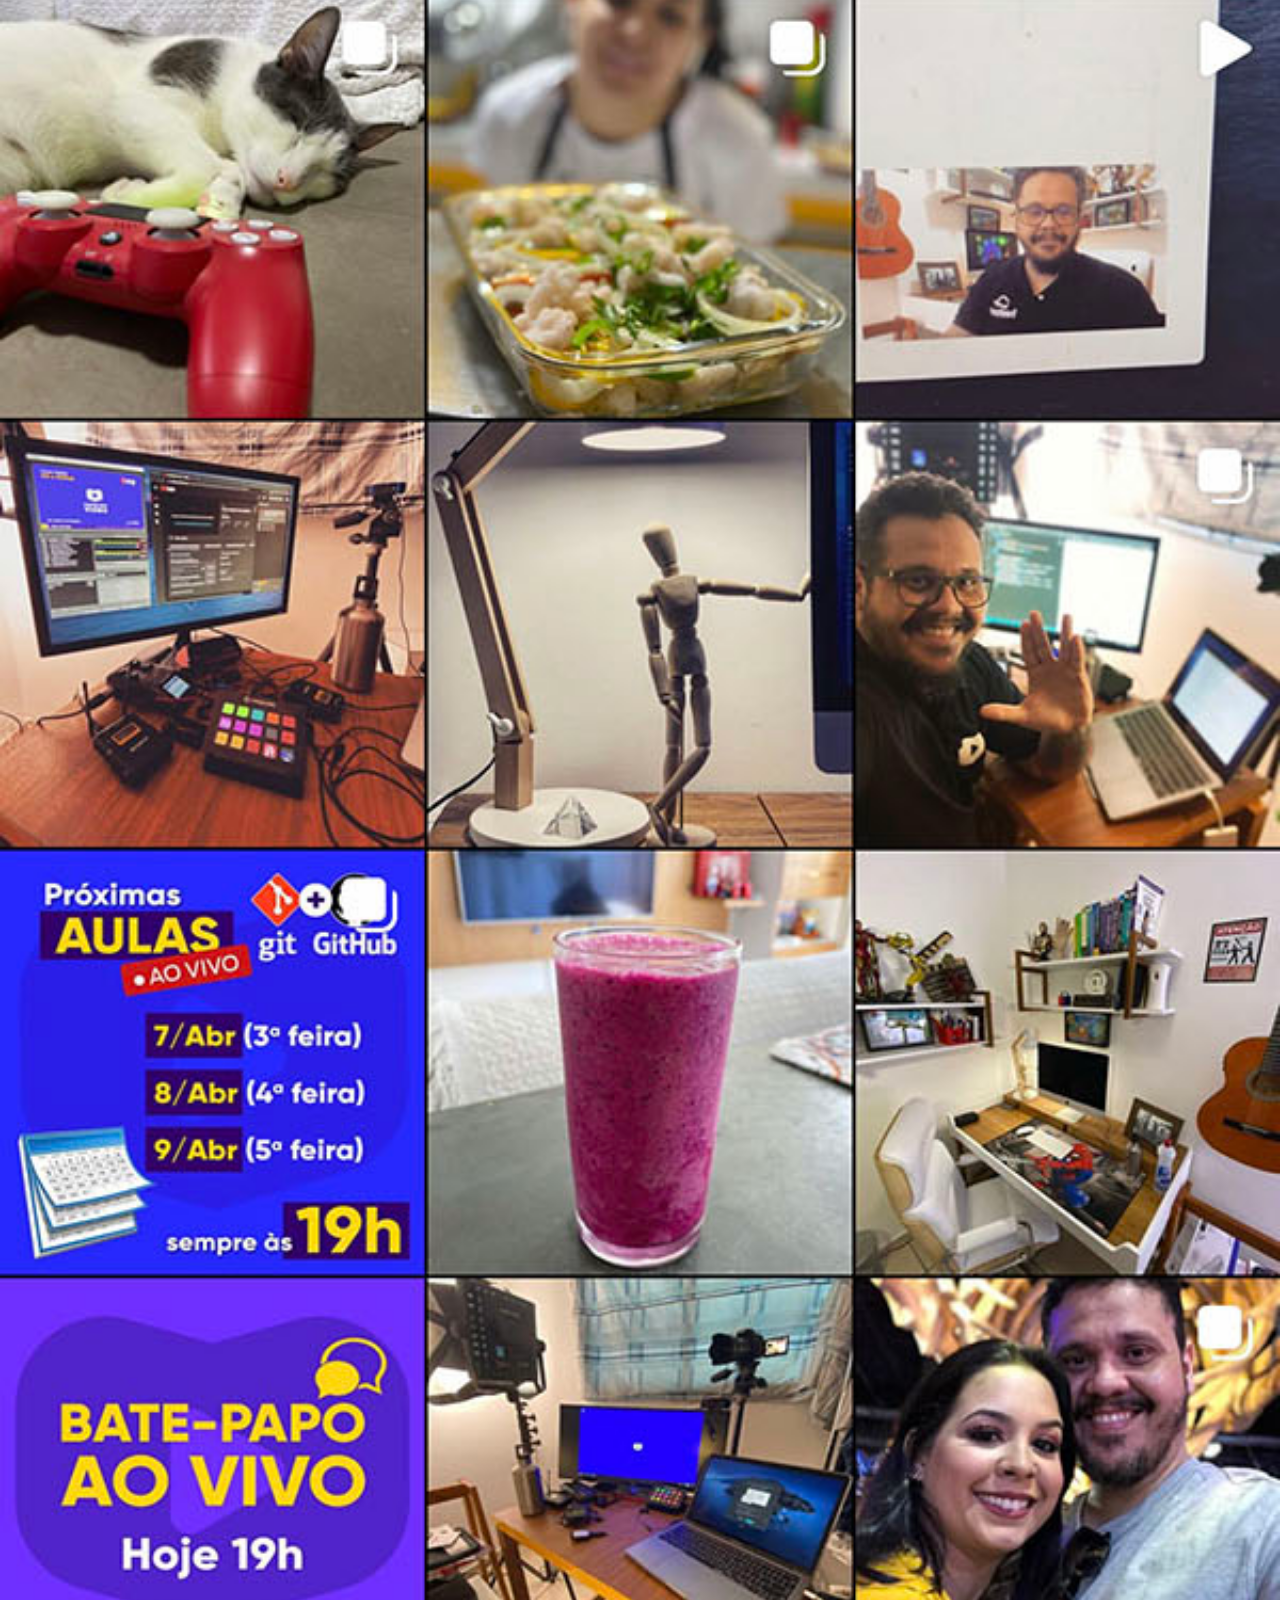
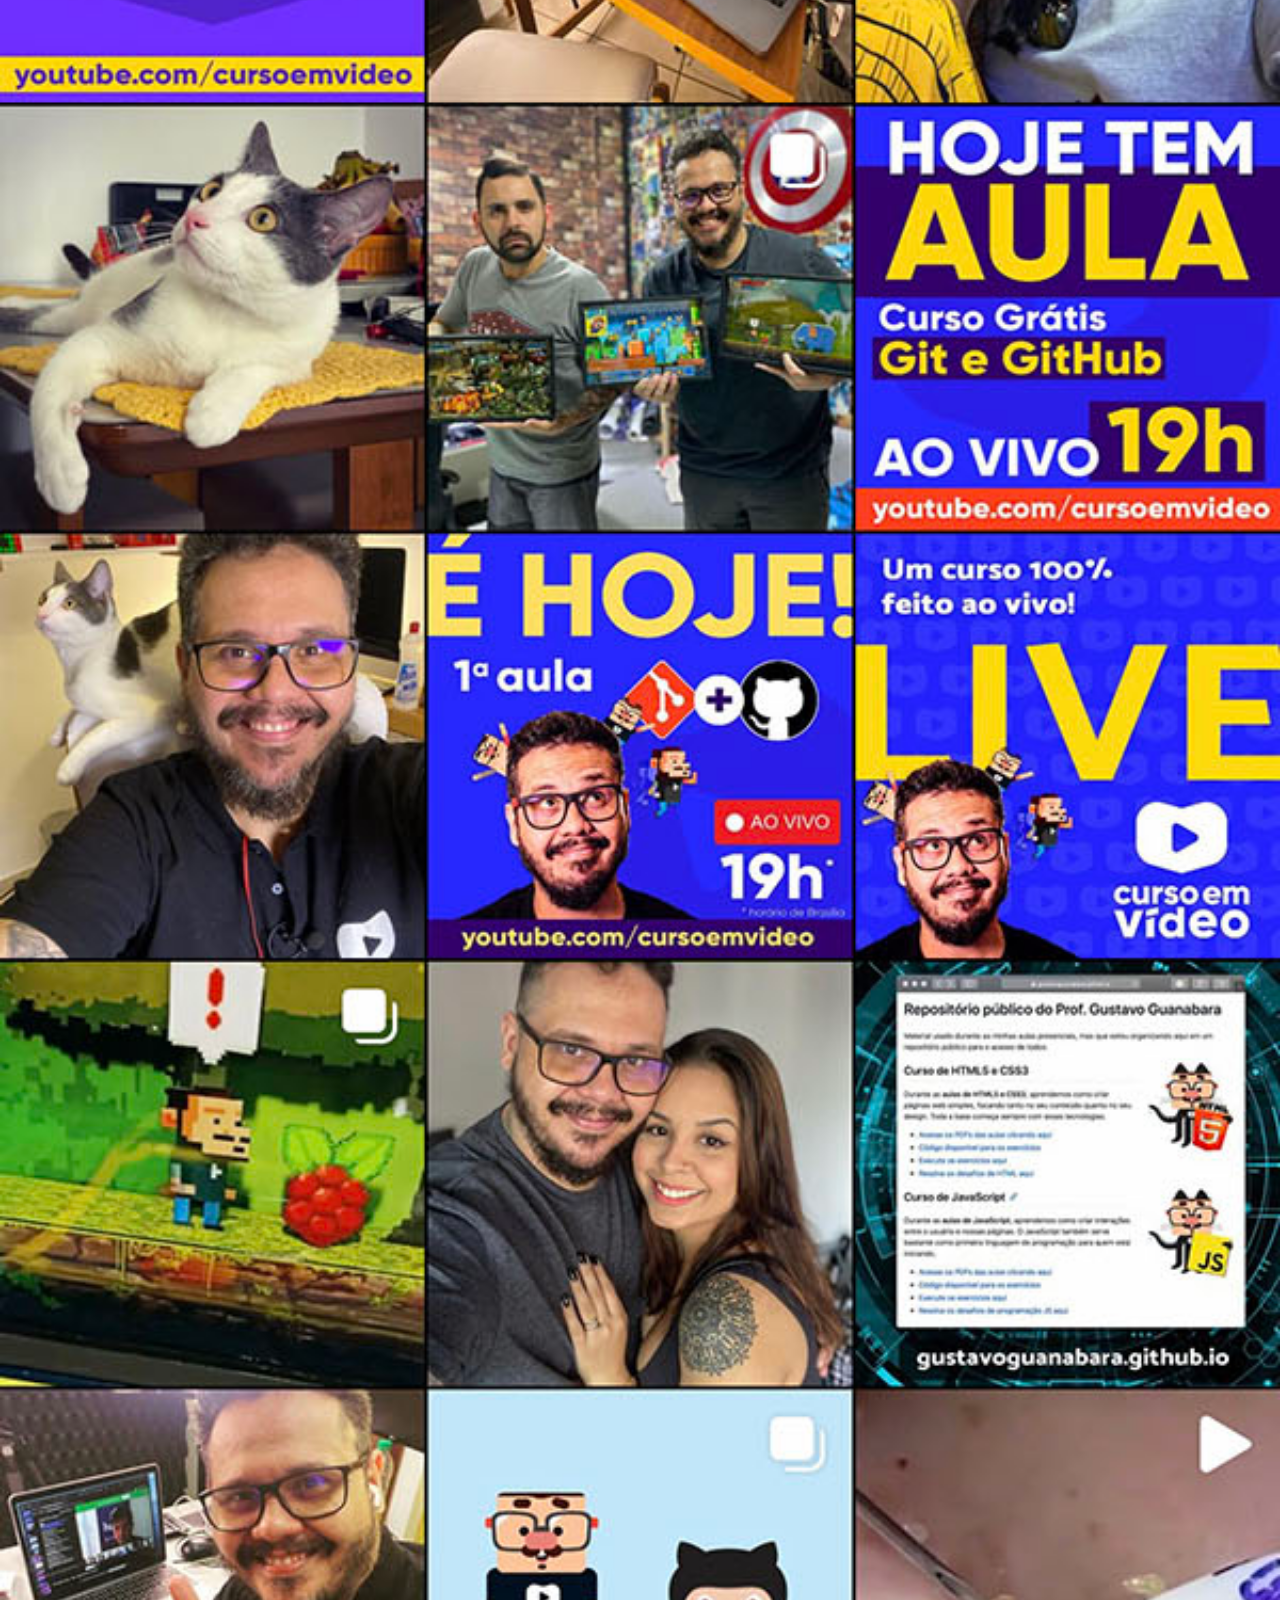
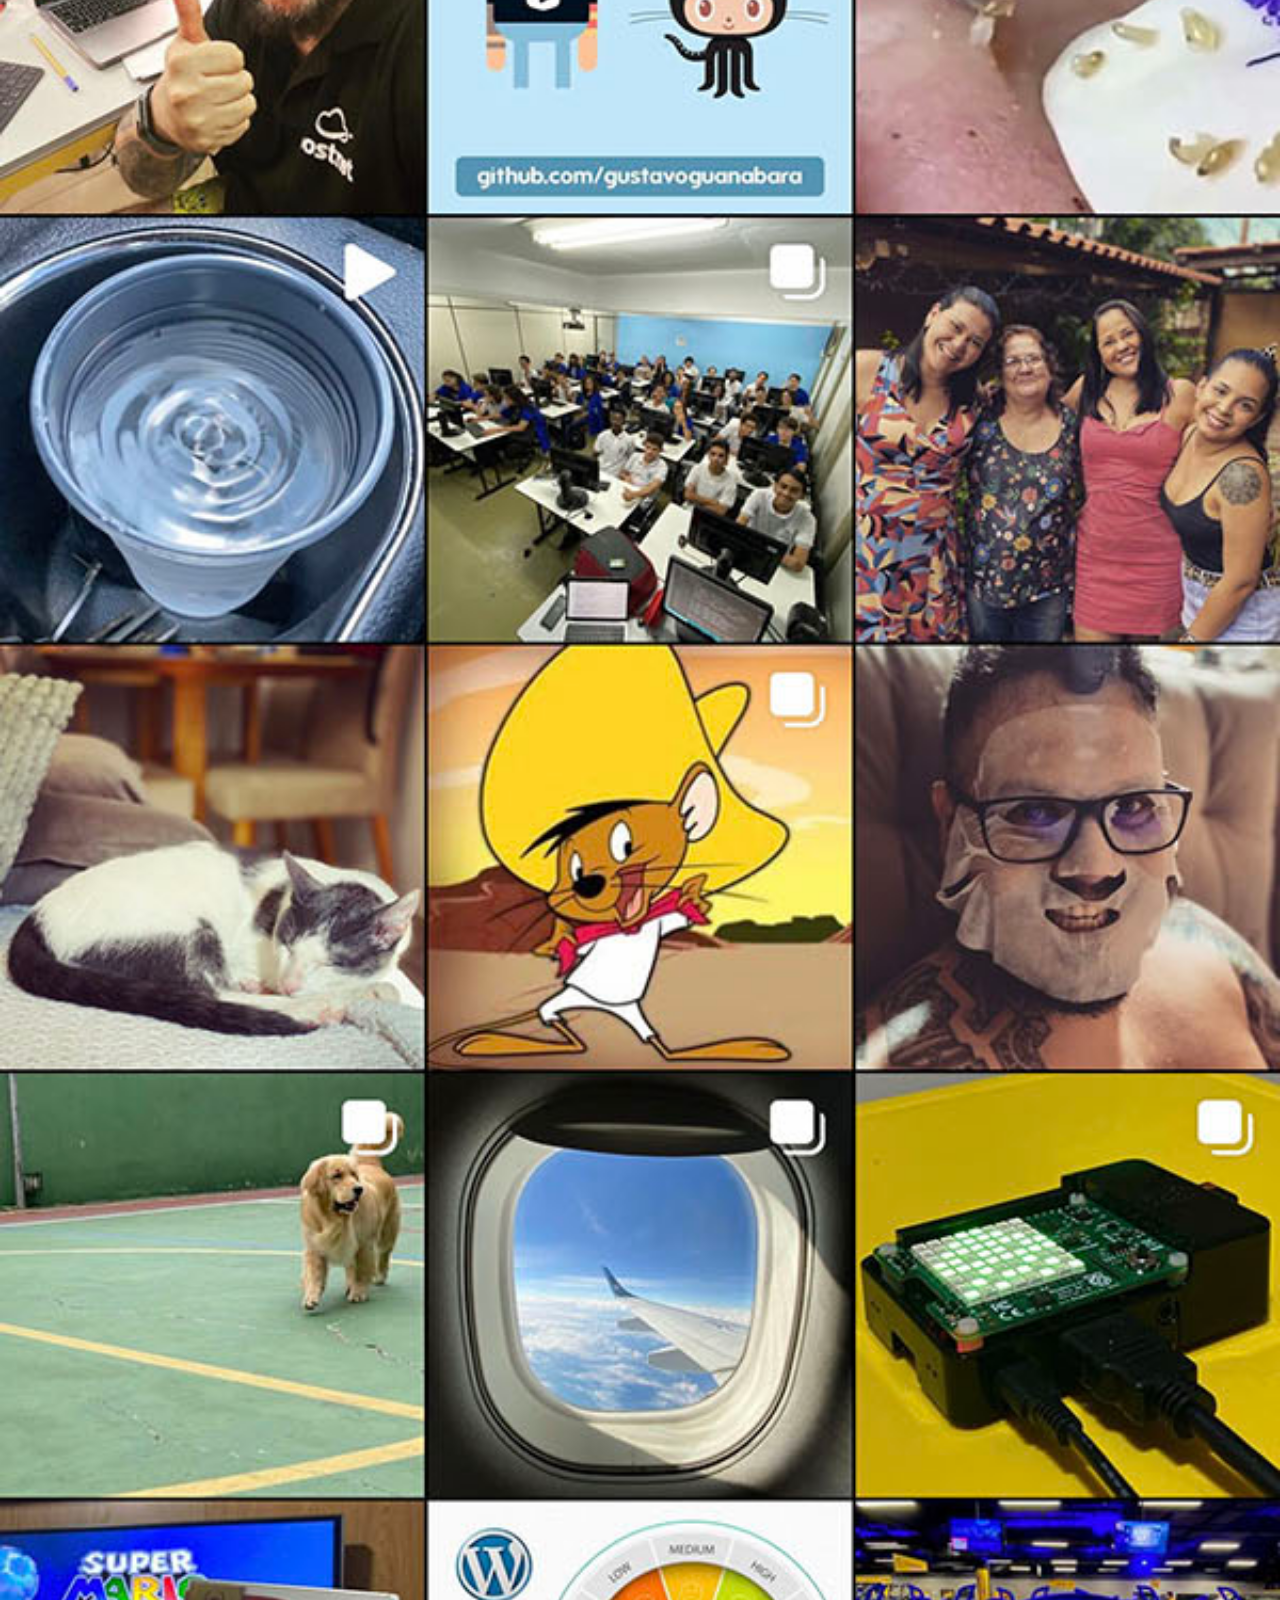
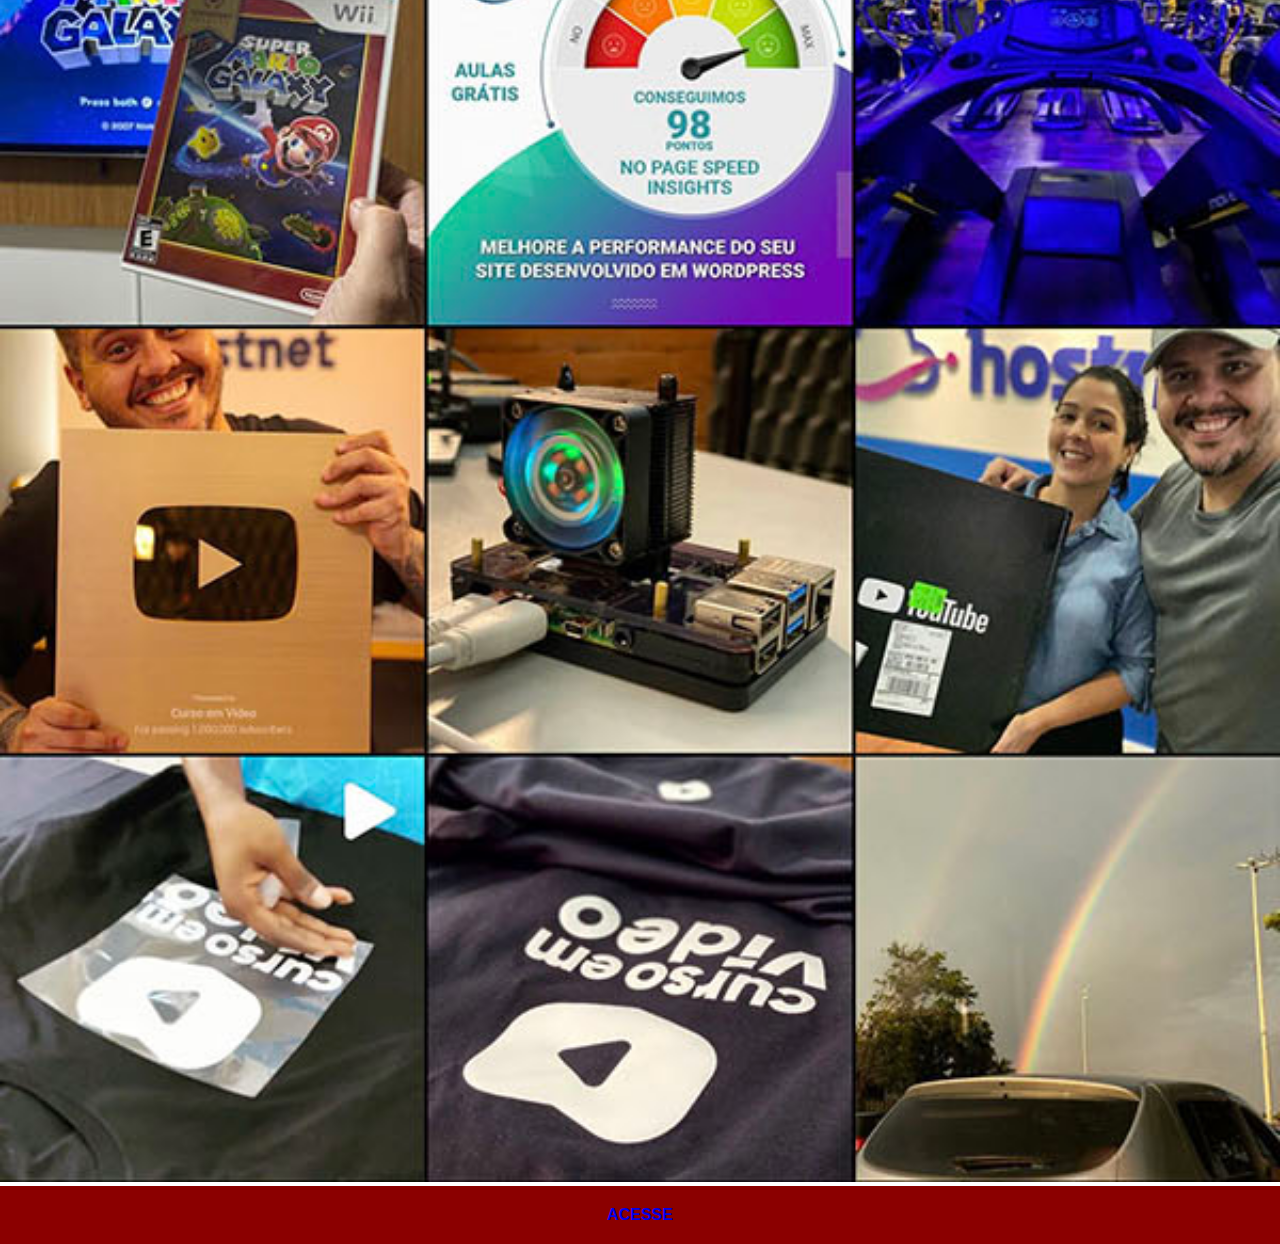
<file: instagram.html>
<!DOCTYPE html>
<html lang="pt-BR">
<head>
    <meta charset="UTF-8">
    <meta name="viewport" content="width=device-width, initial-scale=1.0">
    <title>Instagram</title>
    <link rel="stylesheet" href="estilos/social.css">
</head>
<body>
    <img src="imagens/tela-instagram.jpg" alt="Instagram">
    <a href="https://www.instagram.com/danilo_f_gomes/" target="_blank">ACESSE</a>
</body>
</html>
</file>
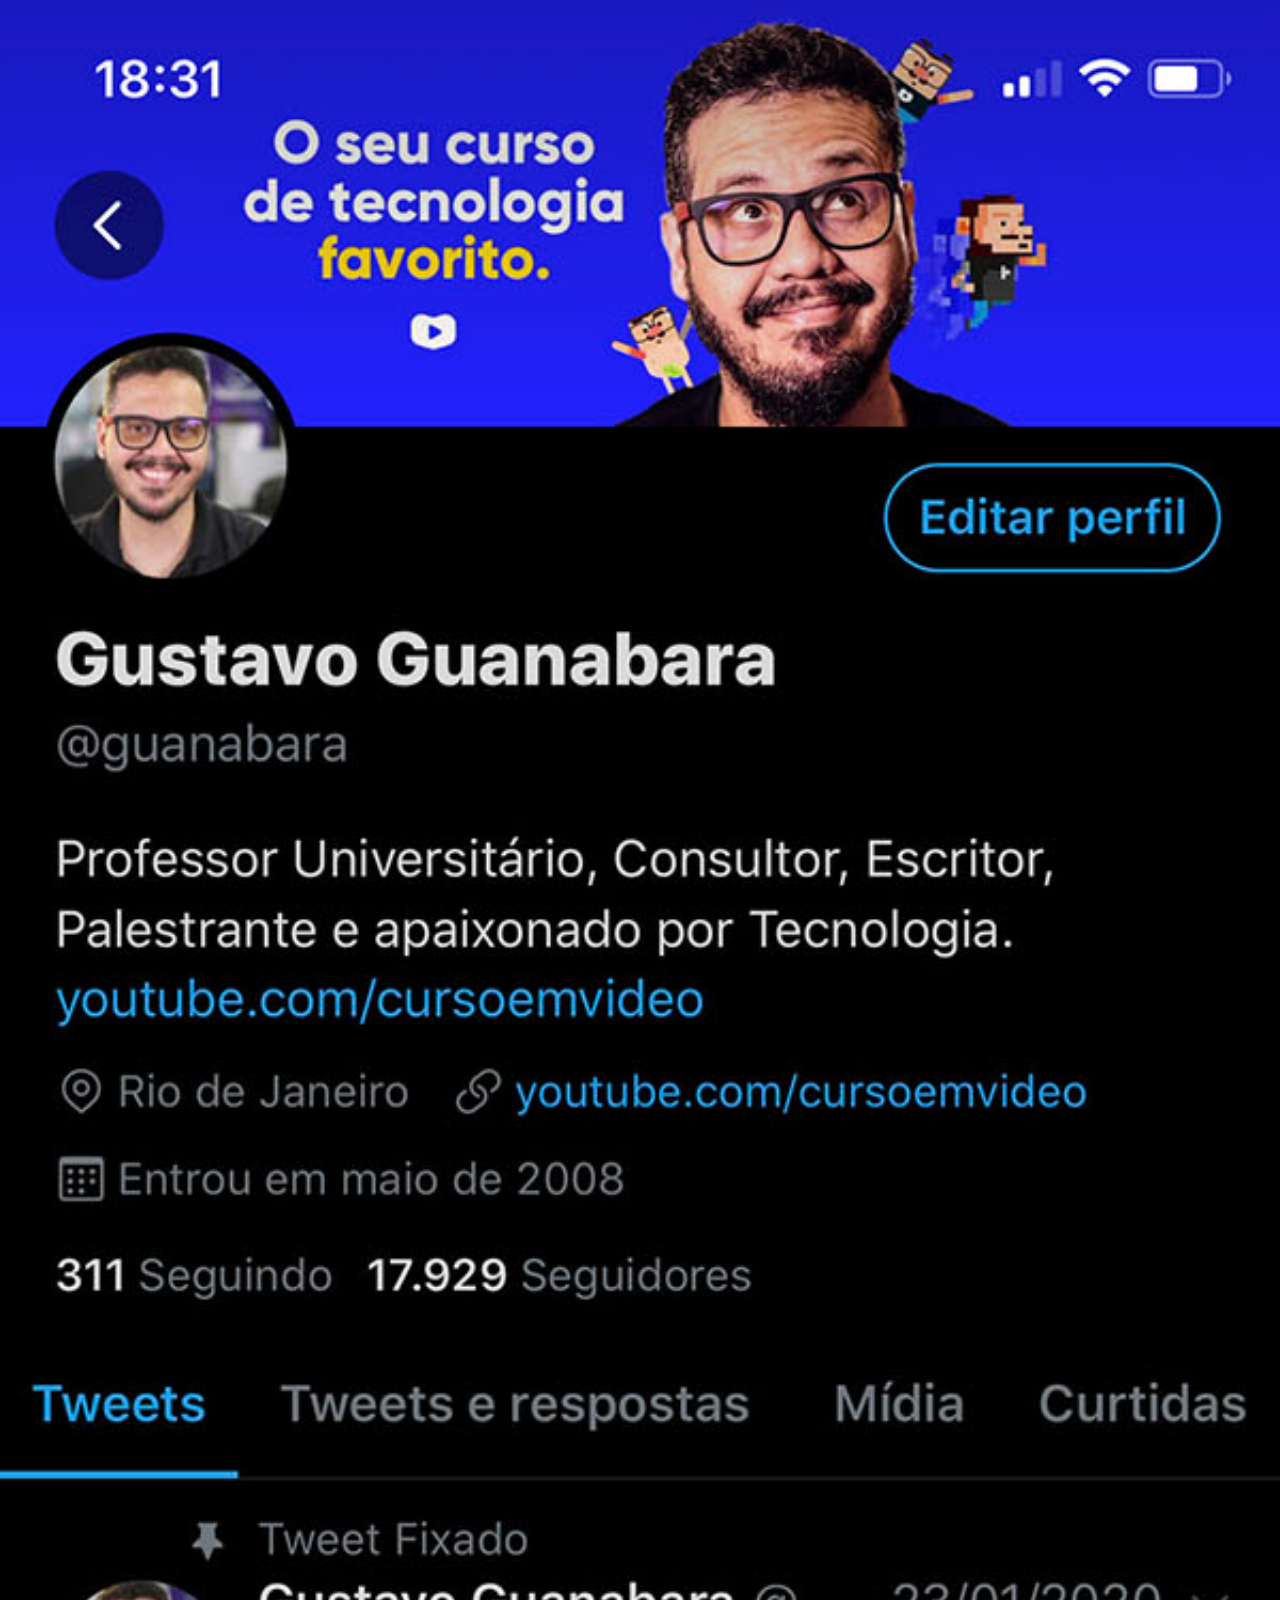
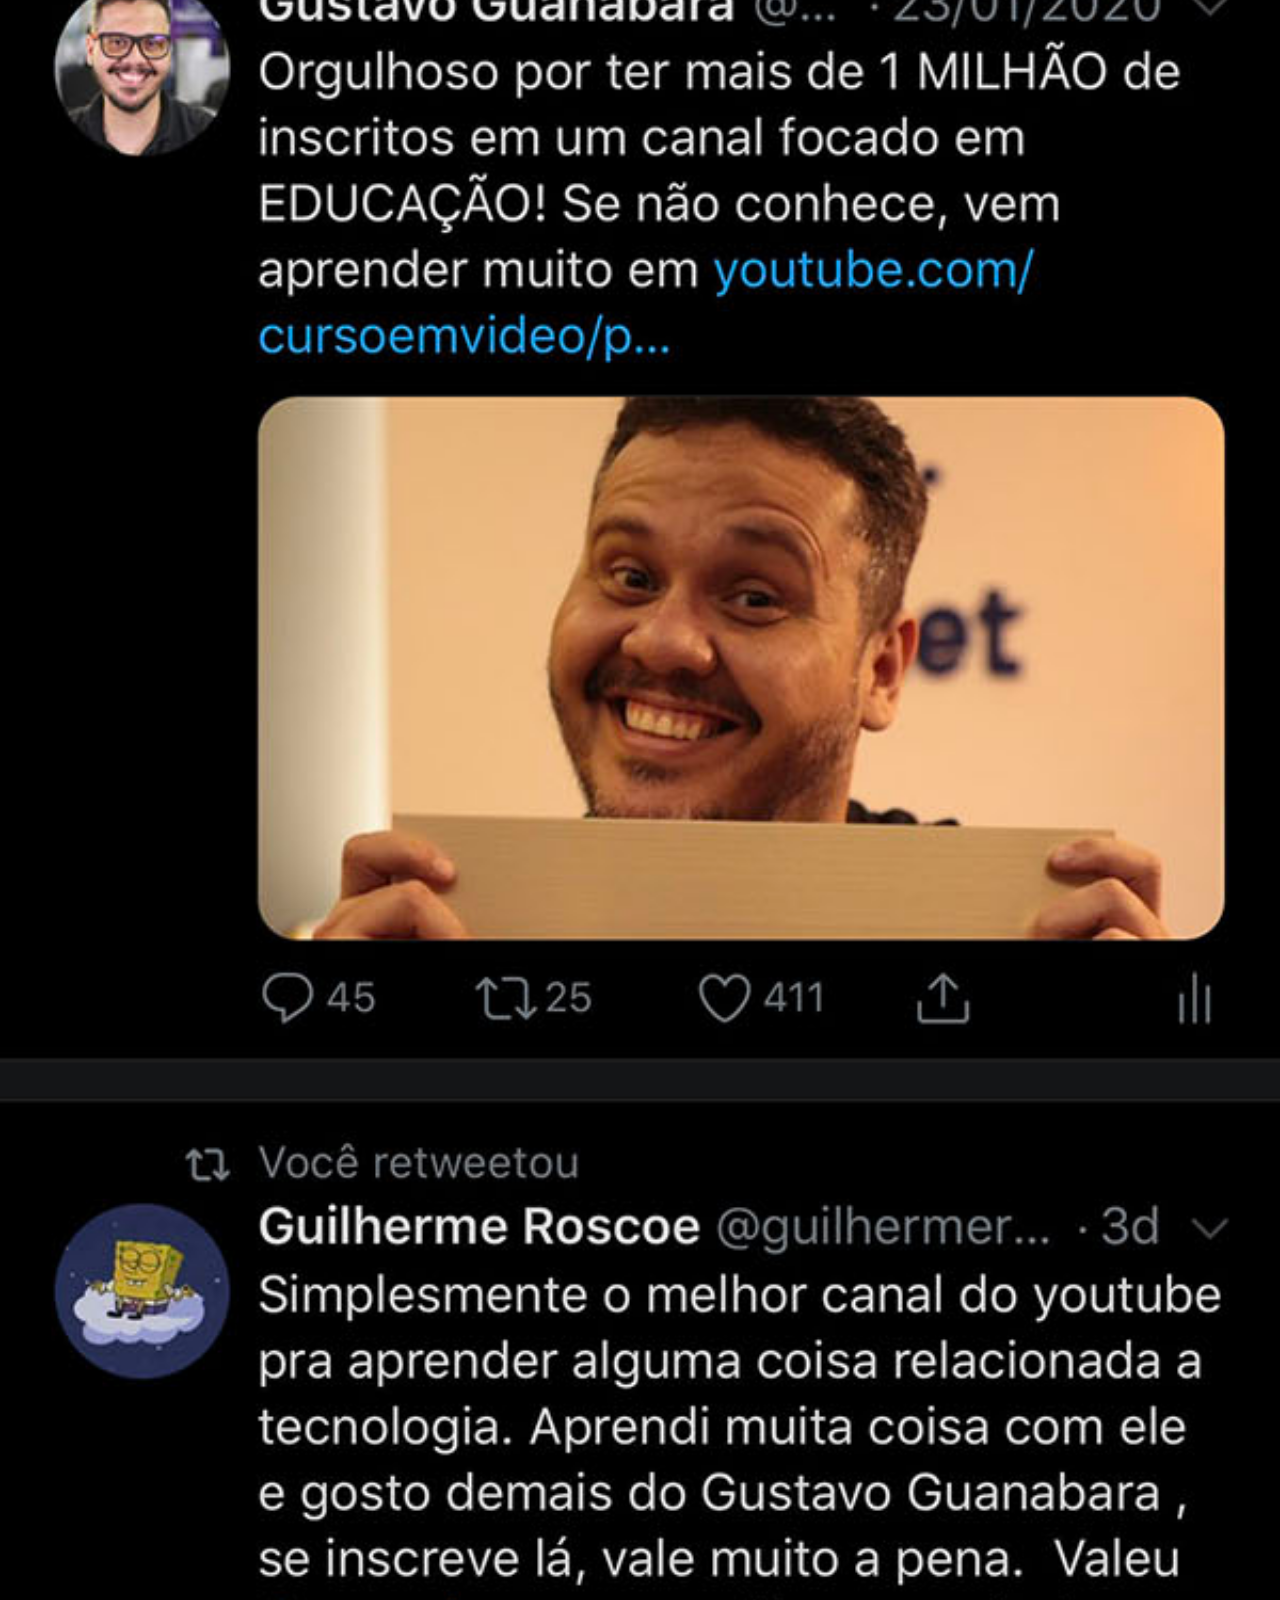
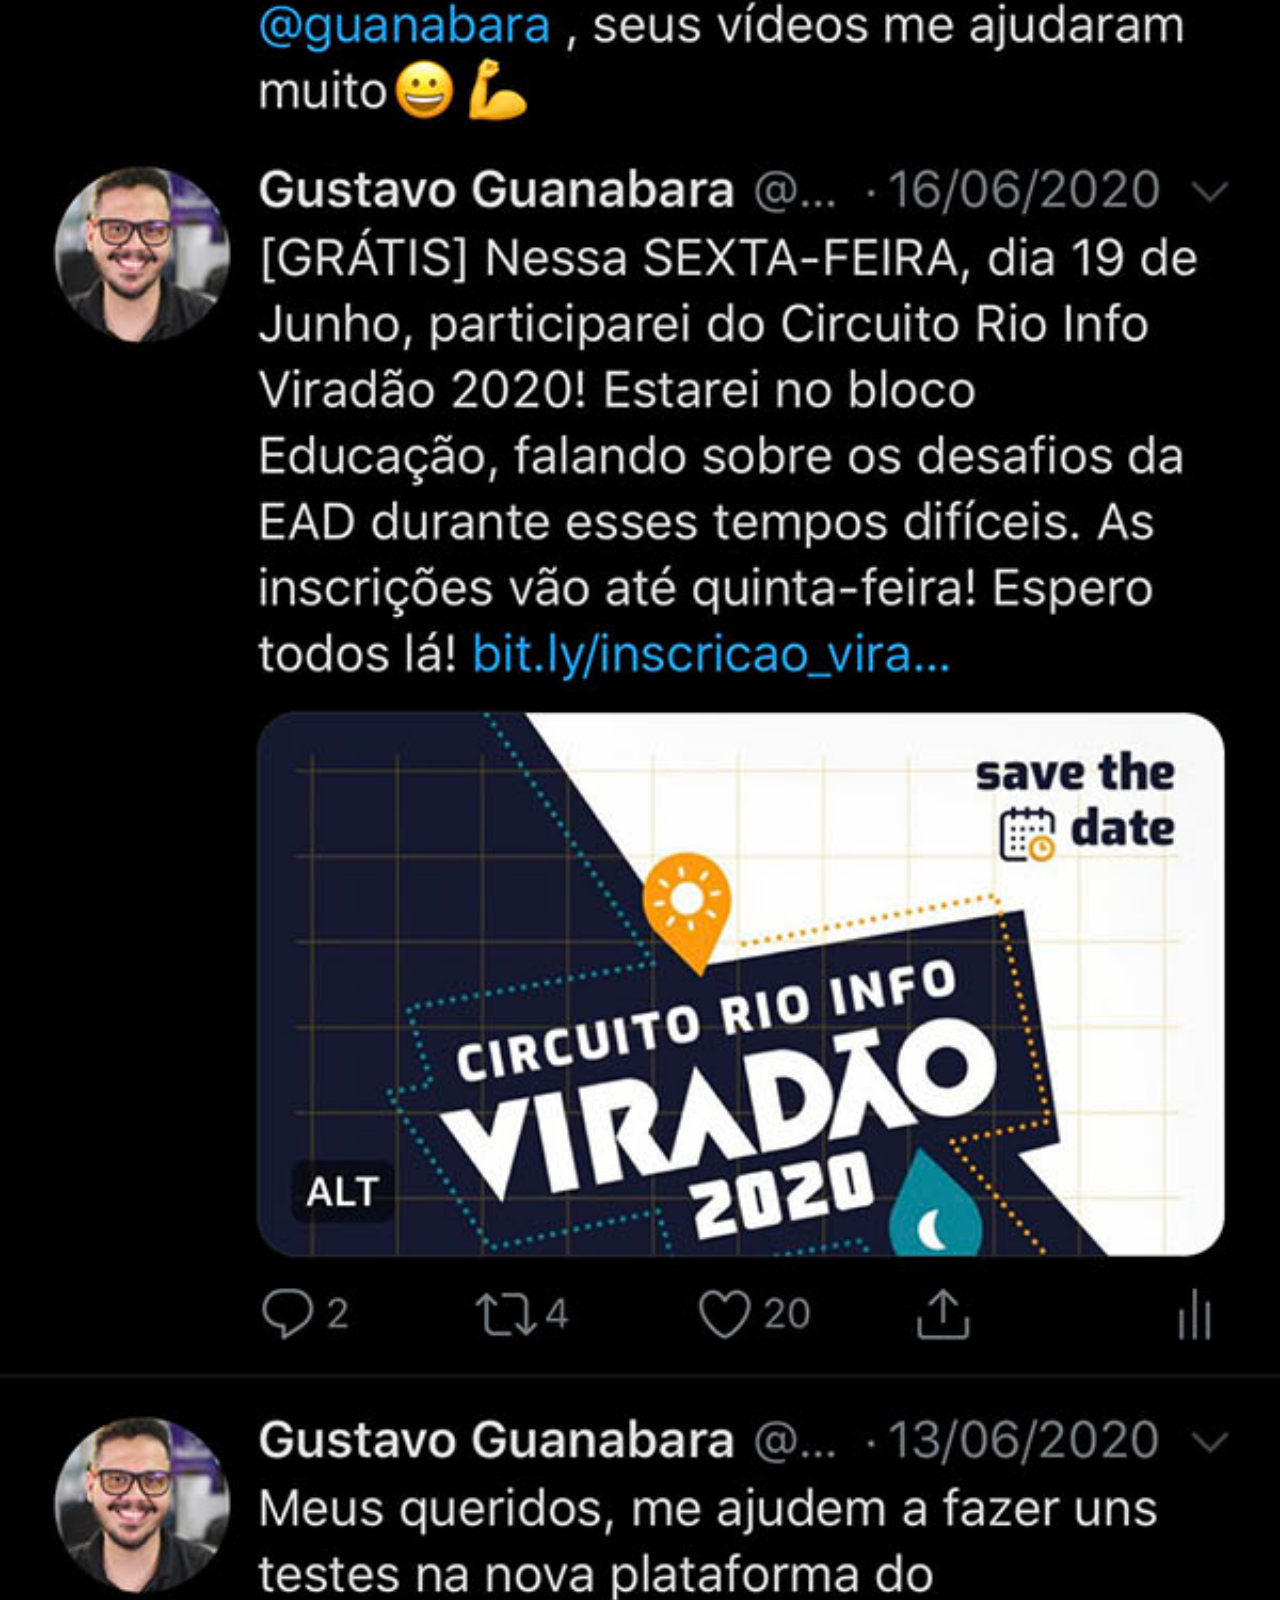
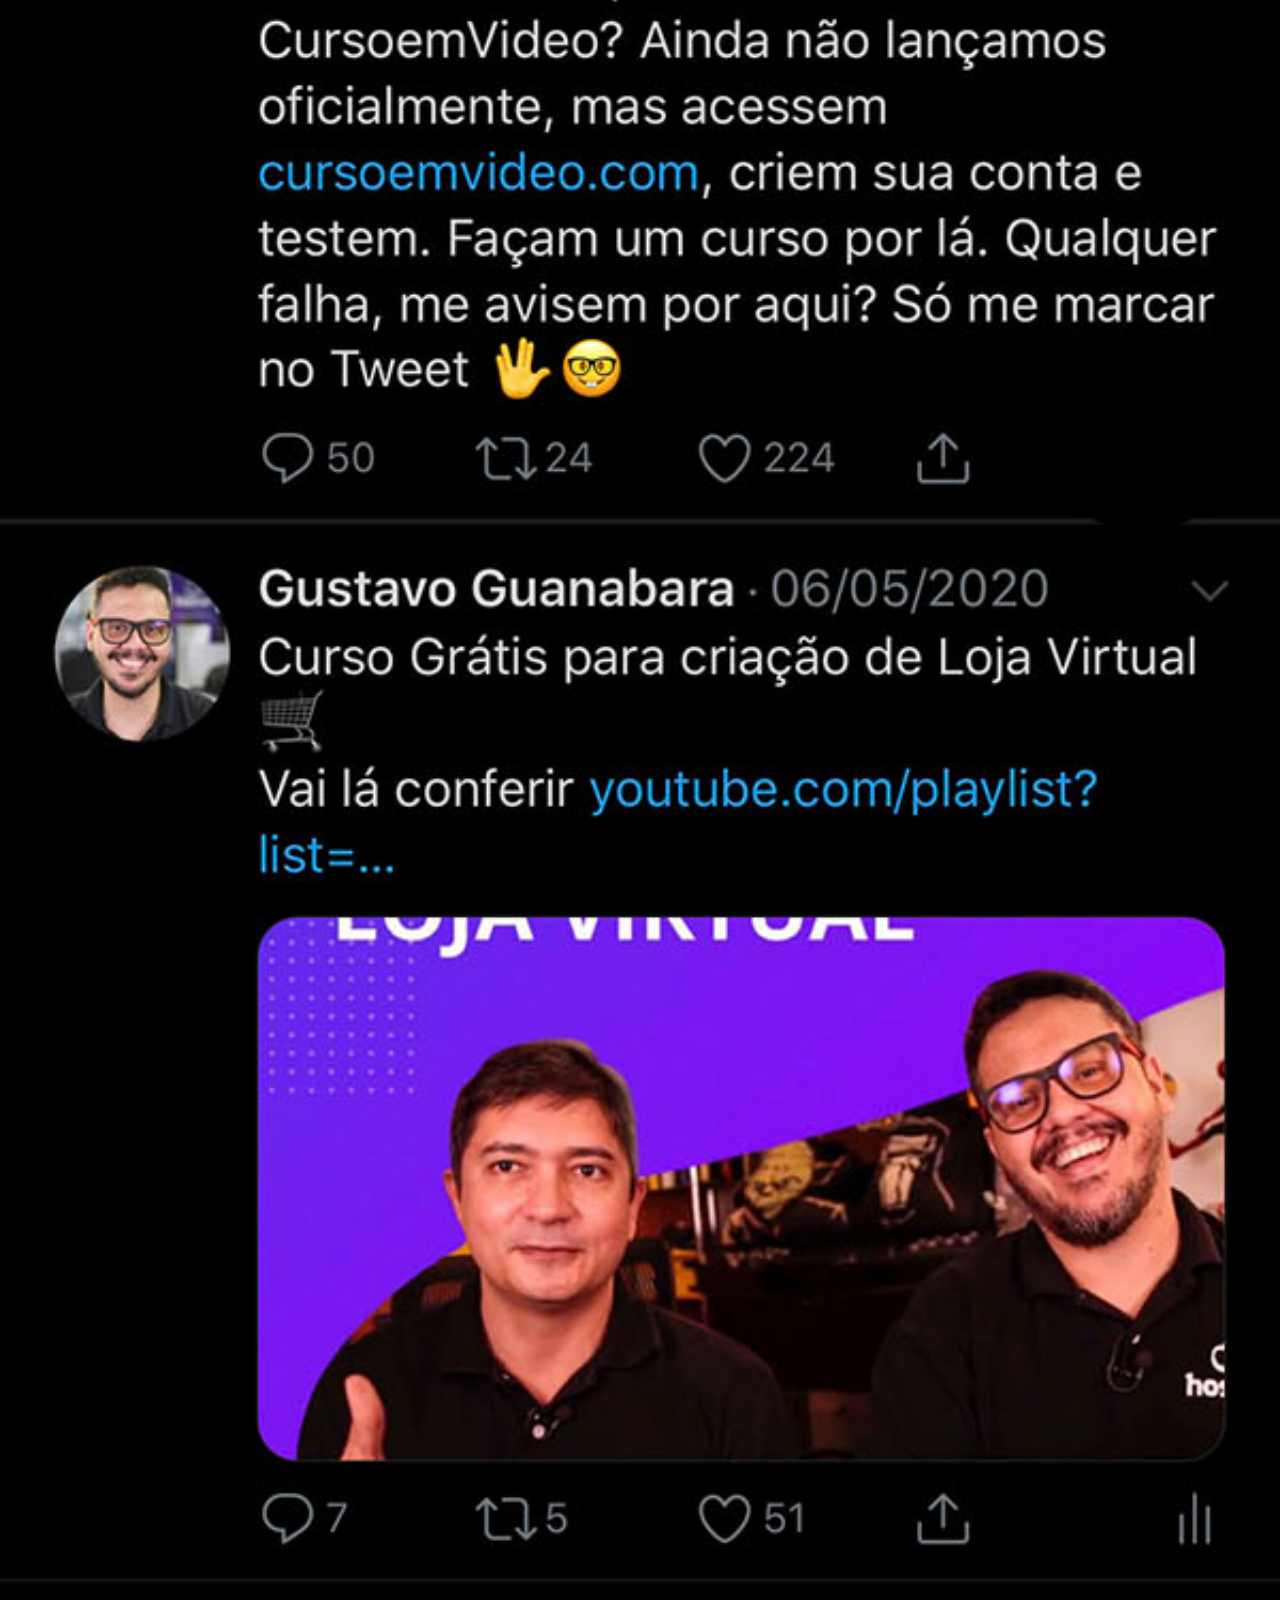
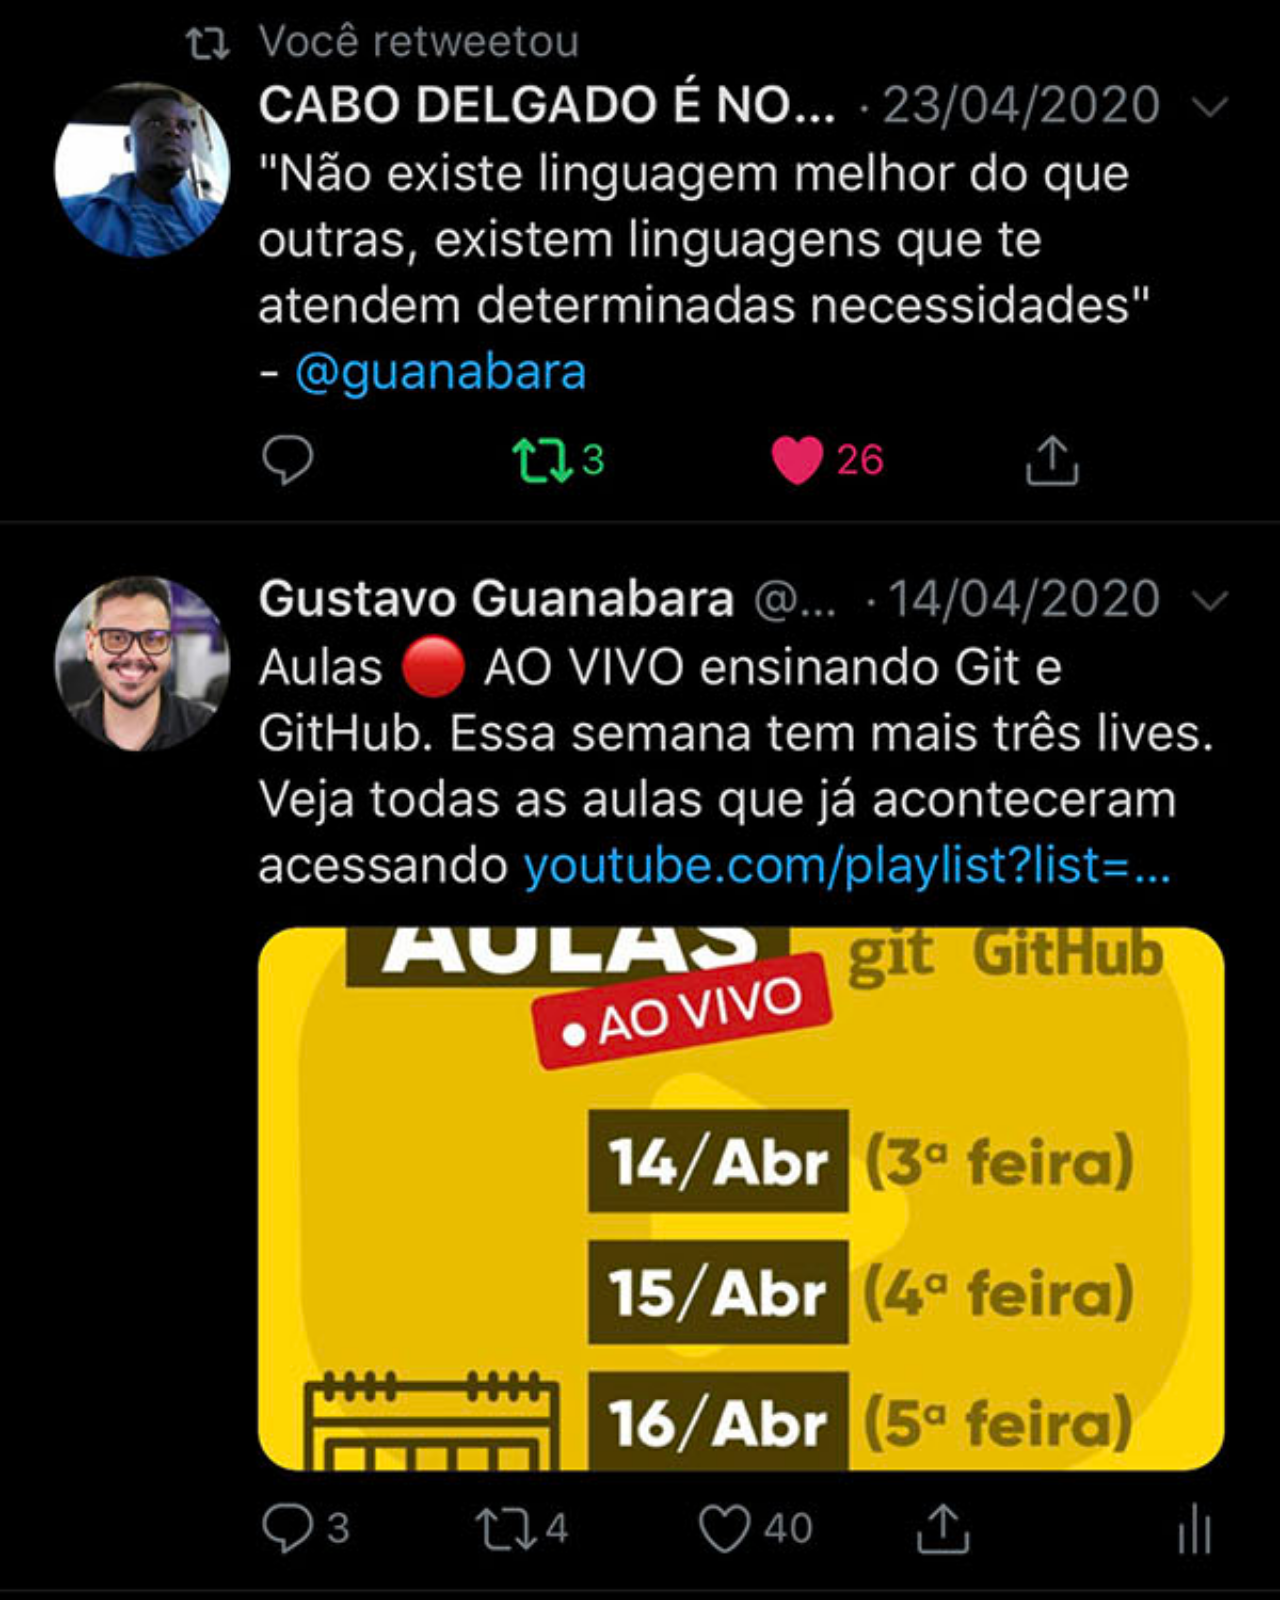
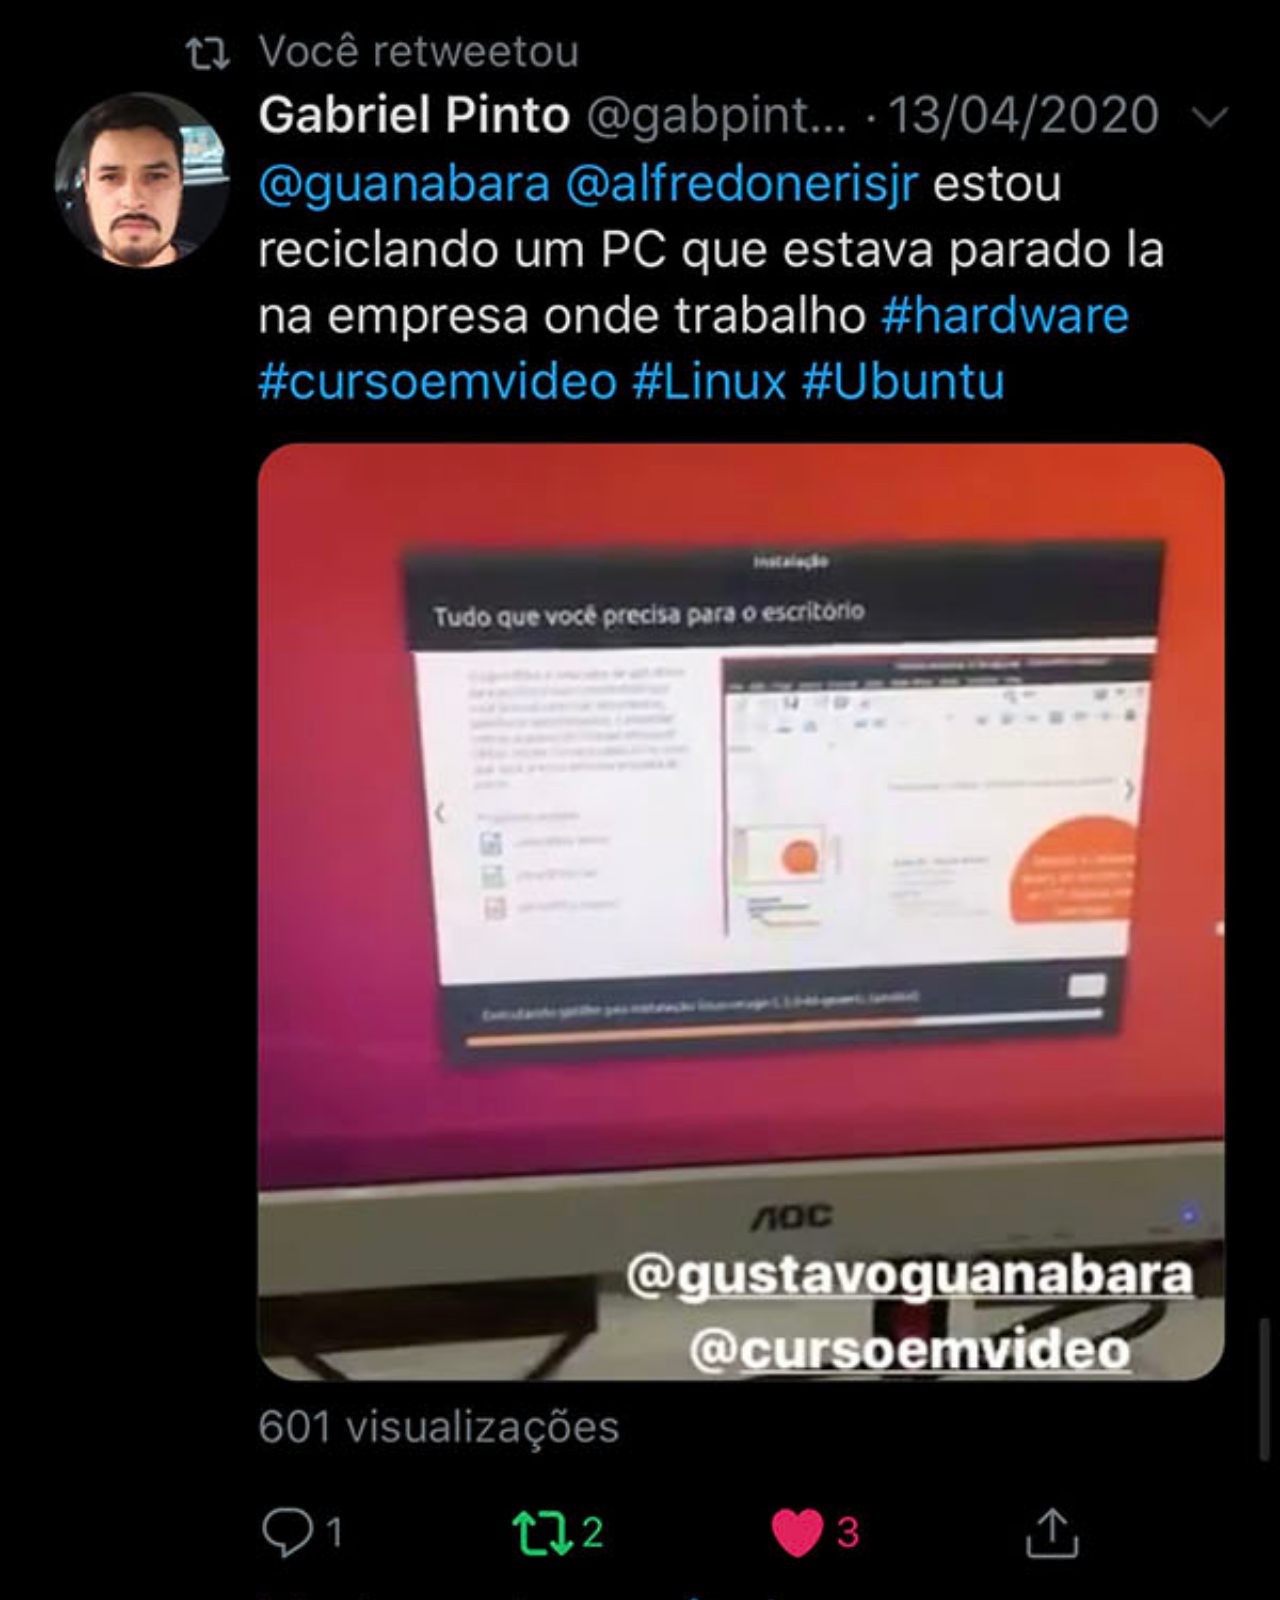
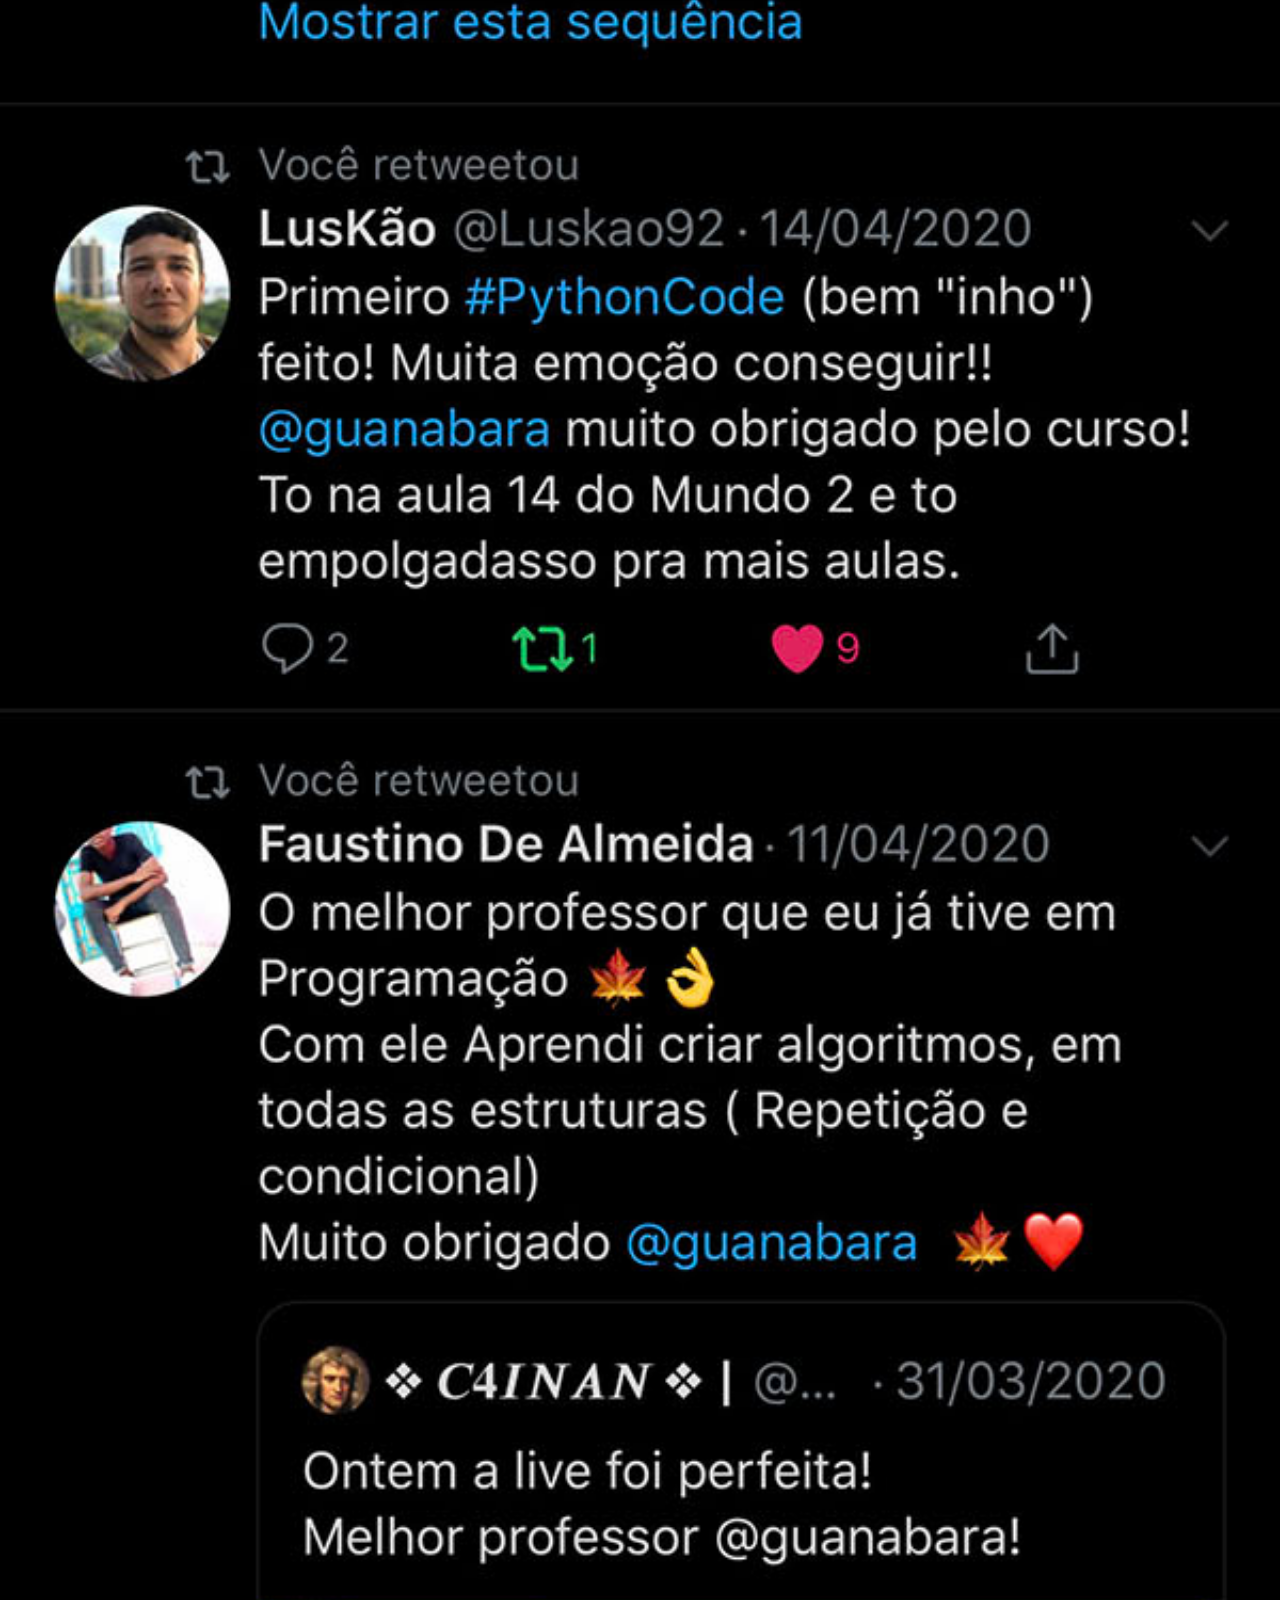
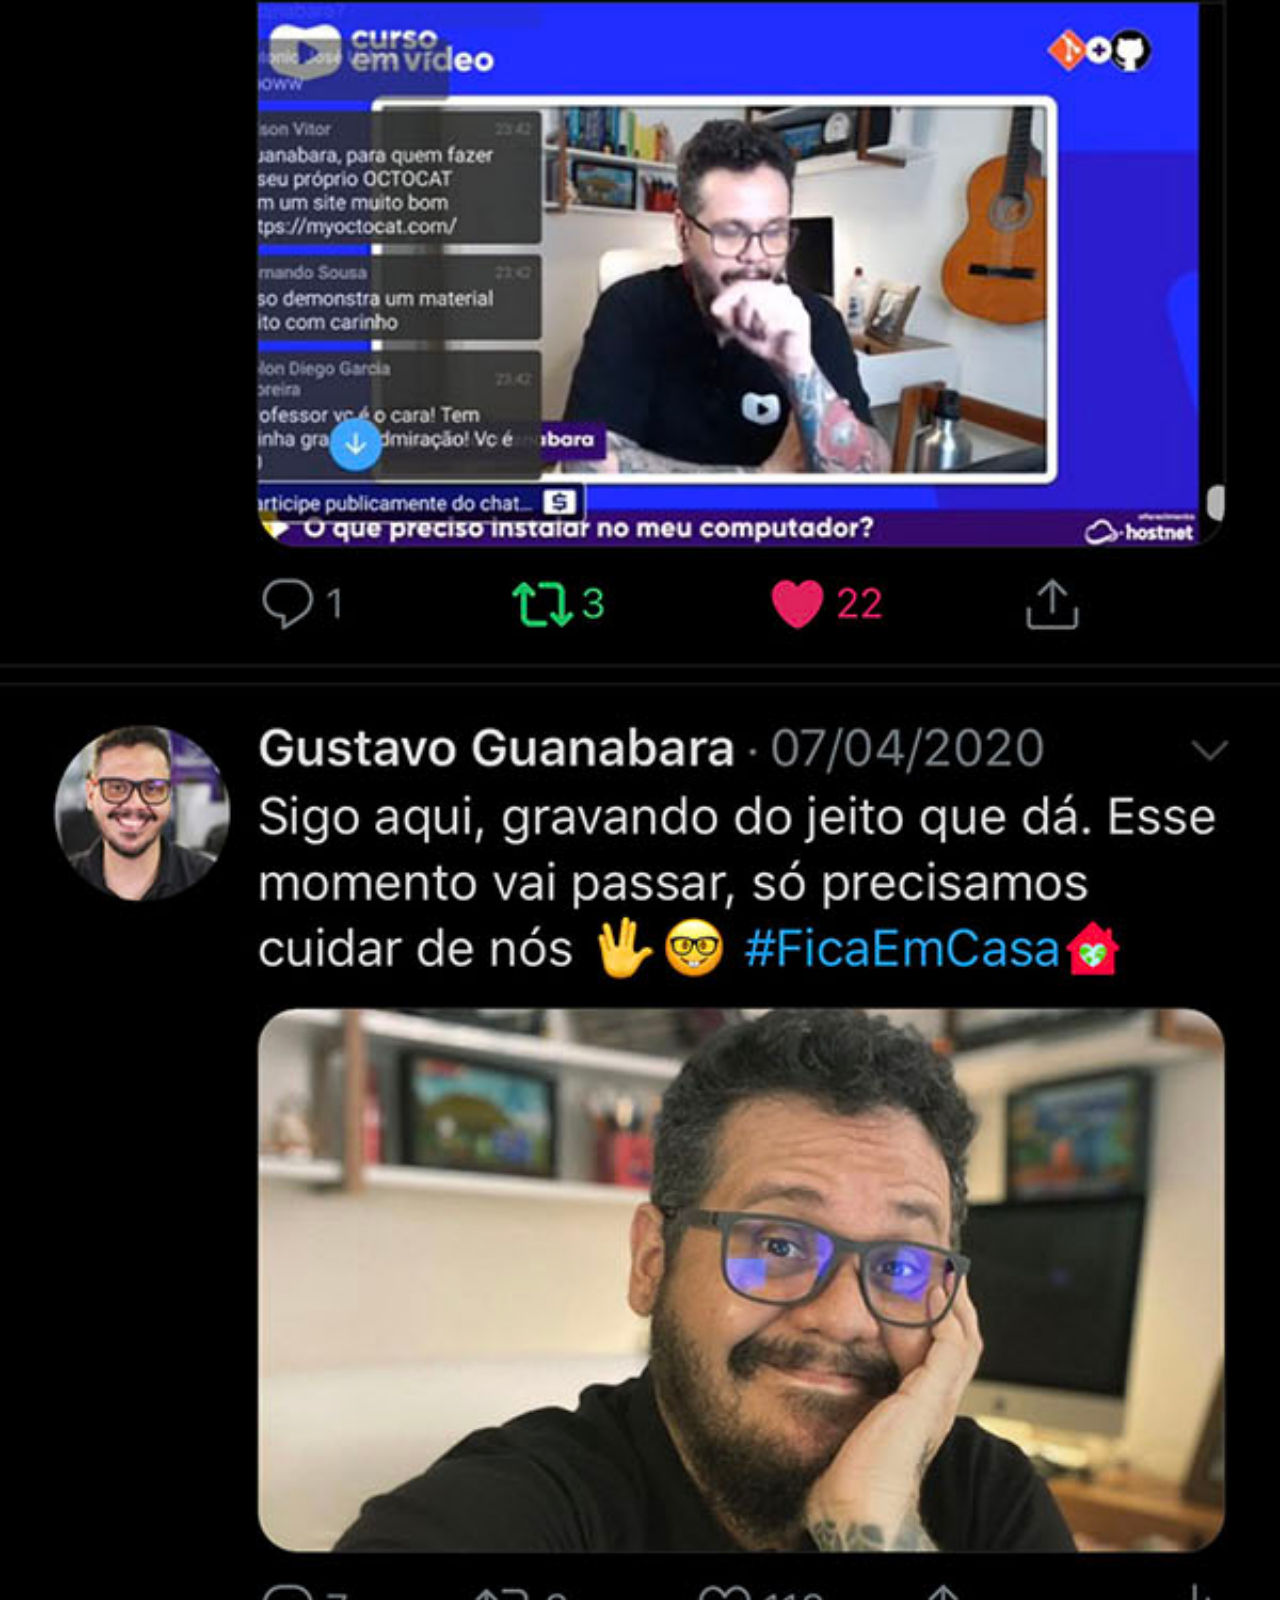
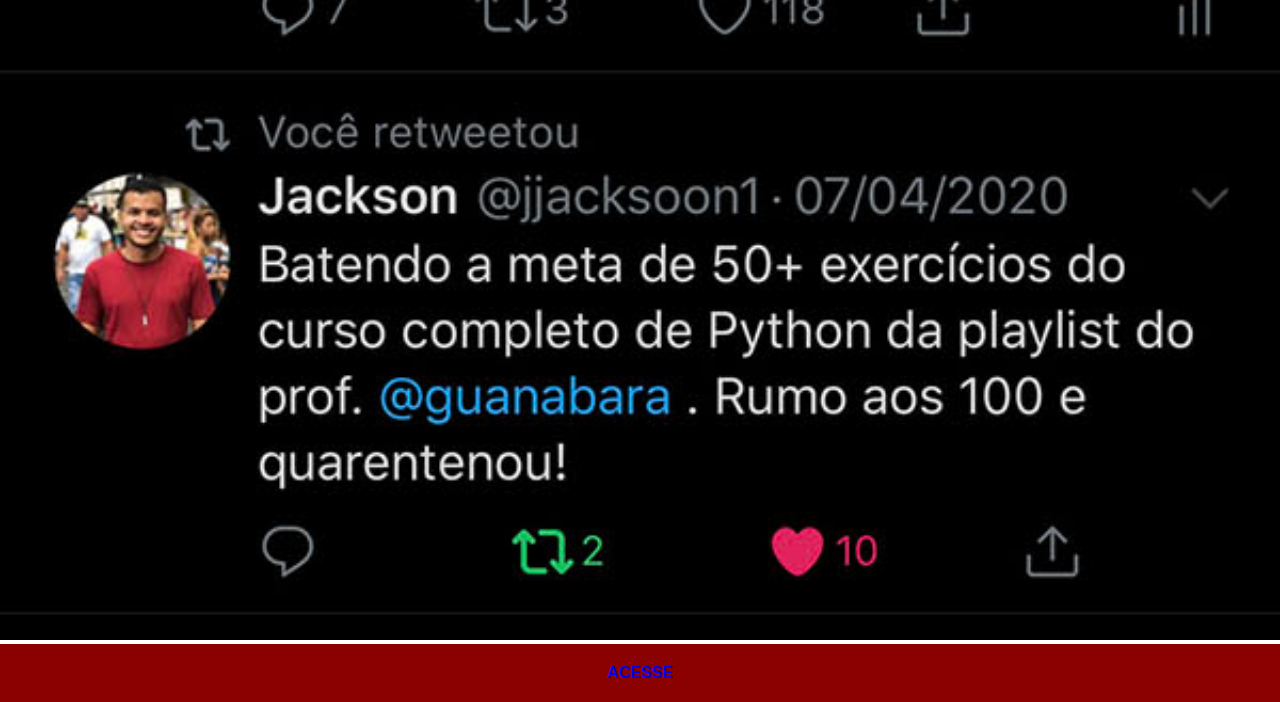
<file: twitter.html>
<!DOCTYPE html>
<html lang="pt-BR">
<head>
    <meta charset="UTF-8">
    <meta name="viewport" content="width=device-width, initial-scale=1.0">
    <title>Twitter</title>
    <link rel="stylesheet" href="estilos/social.css">
</head>
<body>
    <img src="imagens/tela-twitter.jpg" alt="Twitter">
    <a href="#">ACESSE</a>
</body>
</html>
</file>
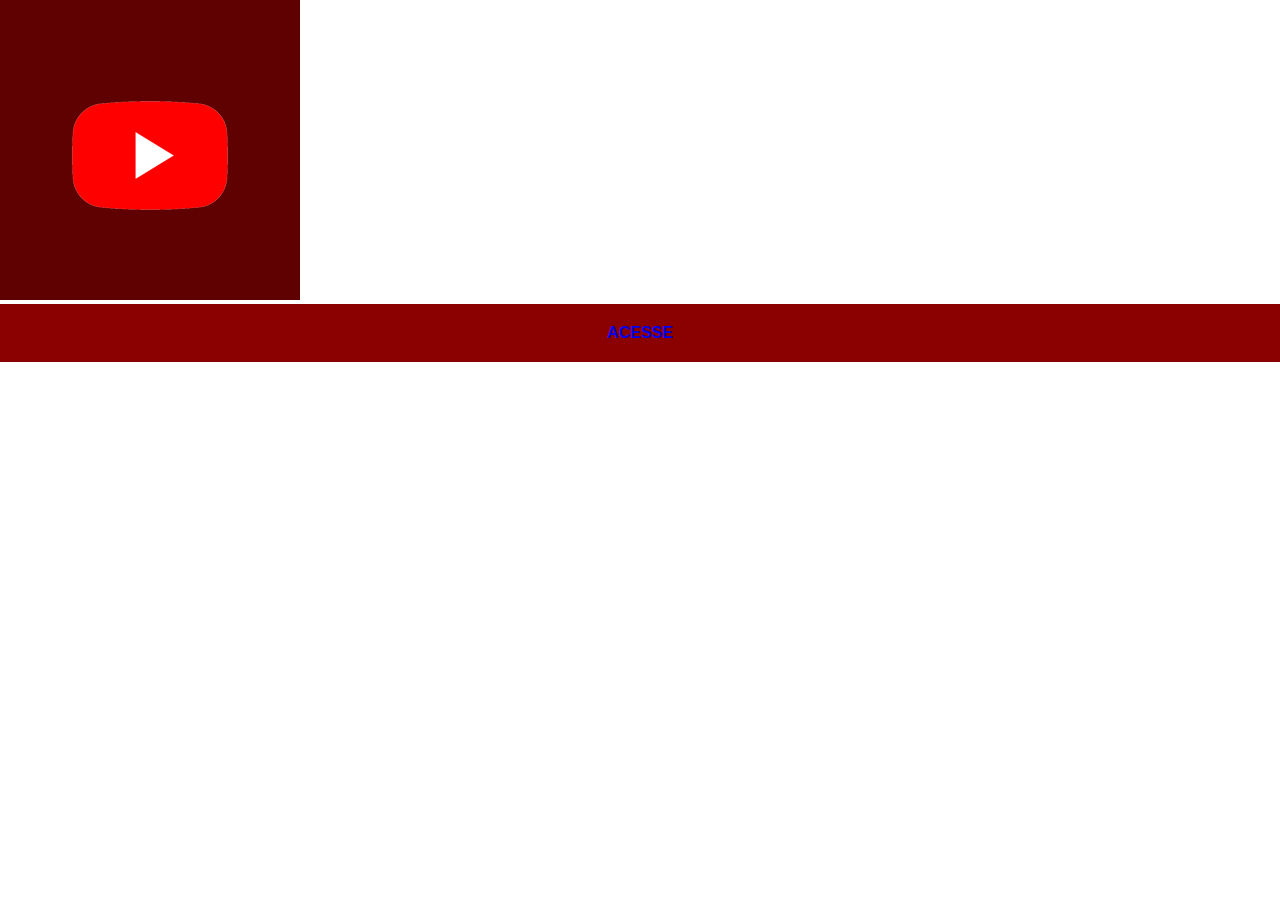
<file: youtube.html>
<!DOCTYPE html>
<html lang="pt-BR">
<head>
    <meta charset="UTF-8">
    <meta name="viewport" content="width=device-width, initial-scale=1.0">
    <title>YouTube</title>
    <style>
        *{
            margin: 0px;
            padding: 0px;
            font-family: Arial, Helvetica, sans-serif;
        }

        img{

        }

        a{
            display: block;
            background-color: darkred;
            padding: 20px;
            text-align: center;
            font-weight: bolder;
            text-decoration: none;
        }
    </style>
</head>
<body>
    <img src="imagens/logo-youtube.jpg" alt="YouTube">
    <a href="https://www.youtube.com/c/CursoemV%C3%ADdeo/playlists" target="_blank">ACESSE</a>
</body>
</html>
</file>
<file: estilos/style.css>
@charset "UTF-8";

*{
    margin: 0px;
    padding: 0px;
    font-family: Arial, Helvetica, sans-serif;
}

html, body{
    height: 100vh;
    width: 100vw;
    background-color: black;
}

body{
    background: url('../imagens/fundo-madeira.jpg') no-repeat top center;
    background-size: cover;
    background-attachment: fixed;
}

main{
    height: 100vh;
    position: relative;
}

section#telefone{
    position: absolute;
    top: 50%;
    left: 50%;
    transform: translate(-50%, -50%);

    height: 627px;
    width: 311px;
    background: url('../imagens/frame-iphone.png') no-repeat;
}

iframe#tela{
    position: relative;
    top: 80px;
    left: 22px;
    width: 267px;
    height: 471px;
}

section#redes-sociais{
    text-align: right;
}

section#redes-sociais img{
    width: 50px;
    margin: 10px;
    border-radius: 50%;
    box-shadow: 2px 2px 5px rgba(0, 0, 0, 0.342);
    box-sizing: border-box;
}

section#redes-sociais img:hover{
    border: 2px solid rgba(255, 255, 255, 0.438);
    transform: translate(-3px, -3px);
    box-shadow: 5px 5px 10px rgba(0, 0, 0, 0.178);
    transition: transform 0.1s, border 1s;
}
</file>
<file: estilos/social.css>
* {
    margin: 0px;
    padding: 0px;
    font-family: Arial, Helvetica, sans-serif;
}

::-webkit-scrollbar {
    width: 0px;
    height: 0px;
}

img {
    width: 100vw;
}

a {
    display: block;
    background-color: darkred;
    padding: 20px;
    text-align: center;
    font-weight: bolder;
    text-decoration: none;
}

a:hover {
    background-color: red;
}
</file>
